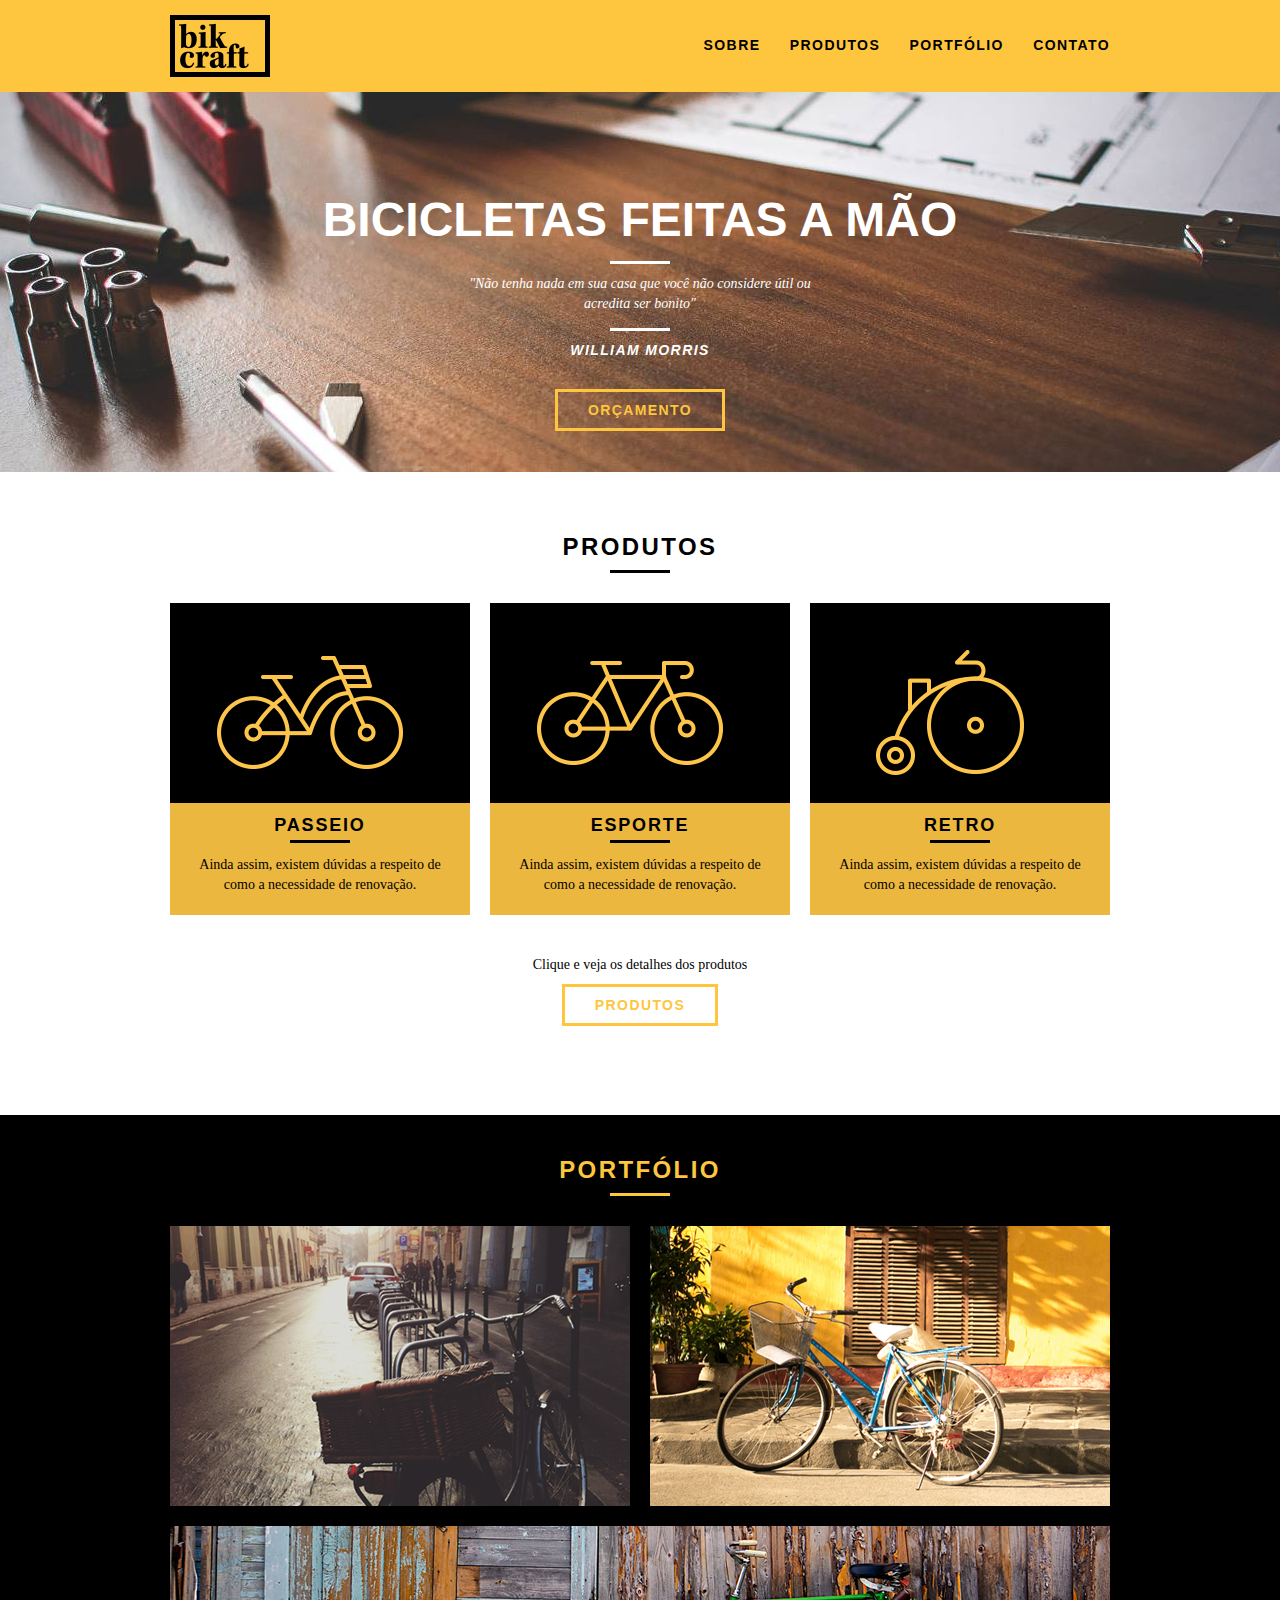
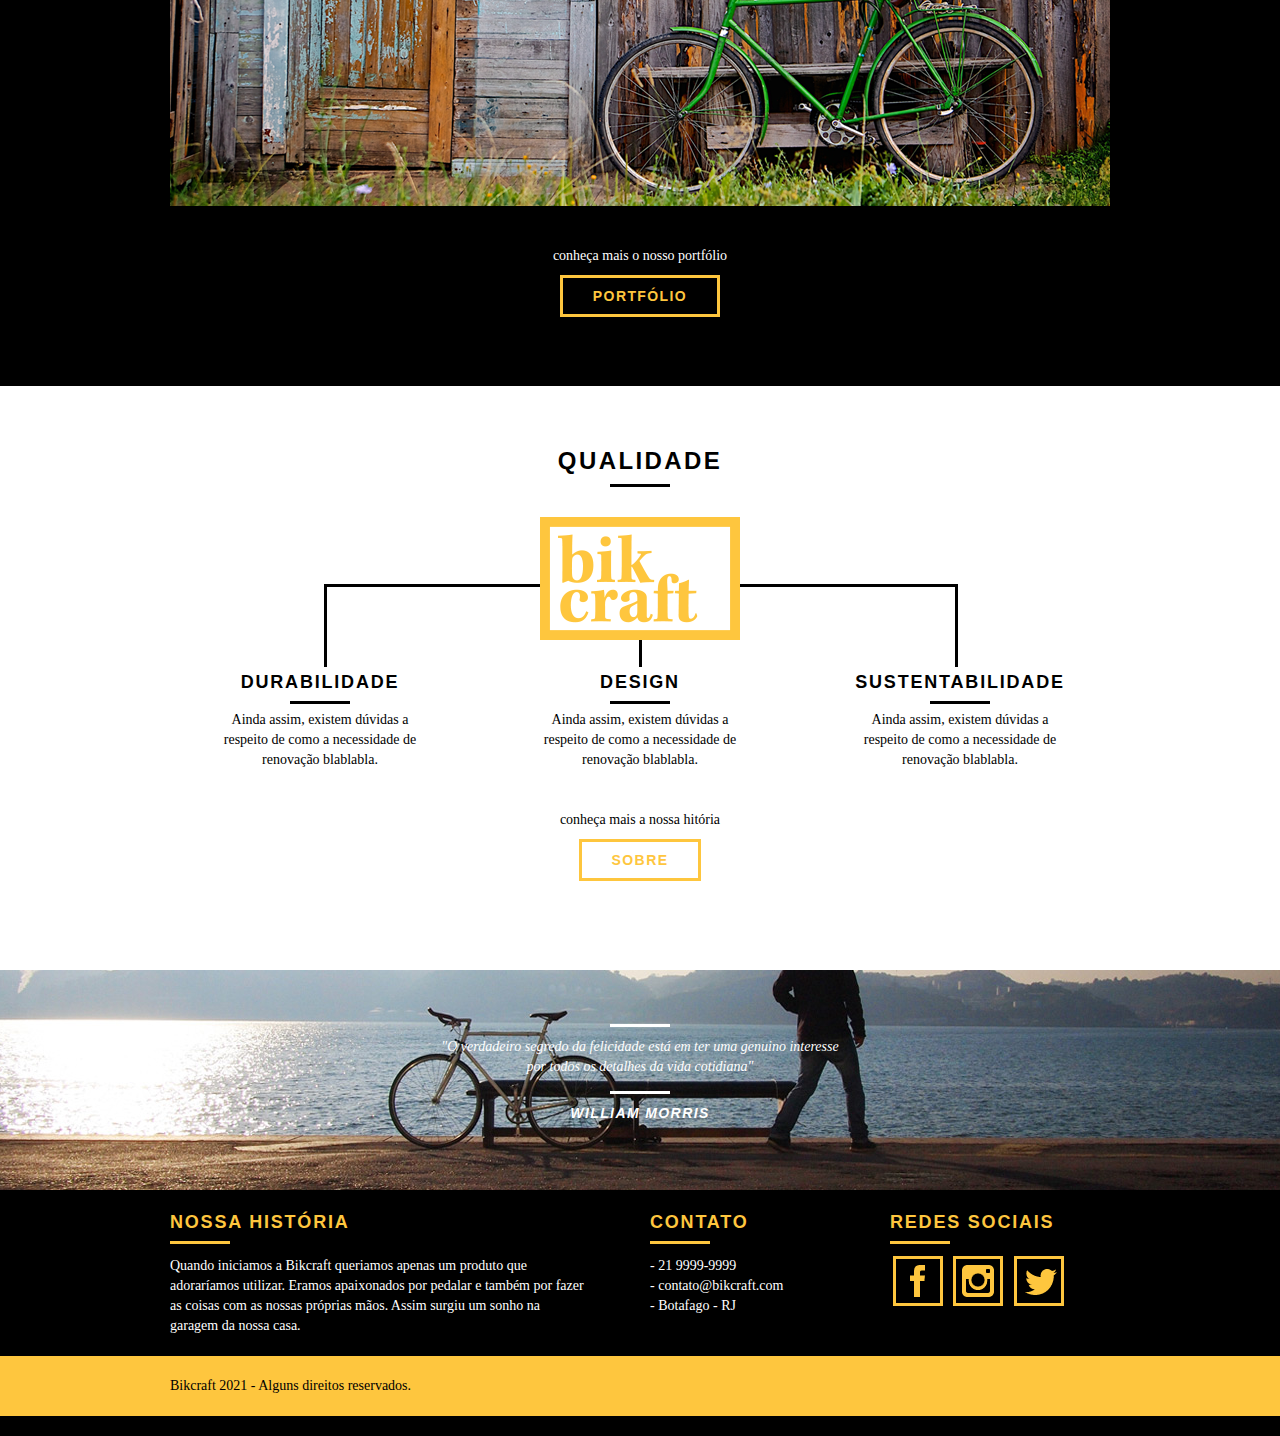
<file: index.html>
<!DOCTYPE html>
<html lang="pt-br">
<head>
	<meta charset="utf-8">	
	<!--Title Até 70 caracteres-->
	<title>Bikcraft - Bicicletas Personalizadas só aqui em Fortaleza-Cé</title>
	<!--Description Até 140 caracteres-->
	<meta name="description" content="Compre a sua bicicleta personalizada na BikCraft. Possuímos modelos Passeio, Retrô e Esporte.">

	<meta property="og:type" content="website"/>
	<meta property="og:title" content="Bicicletas Personalizadas só aqui em Fortaleza-Cé"/>
	<meta property="og:description" content="Compre a sua bicicleta personalizada na BikCraft. Possuímos modelos Passeio, Retrô e Esporte."/>
	<meta property="og:url" content="website"/>
	<meta property="og:image" content="website"/>

	<meta name="viewport" content="width=device-width, initial-scale=1">

	<link rel="shortcut icon" href="favicon.ico">
	
	<link rel="stylesheet" href="css/style.css">
	
</head>
<body>
		<!-- Header -->
	<header class="header">
		<div class="container">
			<a href="index.html" class="grid-4">
				<img src="./img/logo.png" alt="Bikecraft">
			</a>
			<nav class="grid-12 header_menu">
				<ul>
					<li><a href="sobre.html">Sobre</a></li>
					<li><a href="produtos.html">Produtos</a></li>
					<li><a href="portfolio.html">Portfólio</a></li>
					<li><a href="contato.html">Contato</a></li>					
				</ul>
			</nav>
		</div>
	</header>
		<!-- Fim do Header -->

		<!-- Section "Introdução" -->
	<section class="introducao">
		<div class="container">
			<h1>Bicicletas Feitas a Mão</h1>
			<blockquote class="quote-externo">
				<p>"Não tenha nada em sua casa que você não considere útil ou acredita ser bonito"</p>
				<cite>WILLIAM MORRIS</cite>
			</blockquote>
				<a href="produtos.html" class="btn">Orçamento</a>
		</div>
	</section>
		<!-- Final da Section "Introdução" -->


		<!-- Section "Produtos" -->
	<section class=" produtos container">
		<h2 class="subtitulo">Produtos</h2>
		<ul class="produtos_lista">
			<!--Produtos "Passeio"-->
			<li class="grid-1-3">
				<div class="produtos_icone">
					<img src="img/produtos/passeio.png" alt="Bikcraft Passeio">
				</div>
				<h3>Passeio</h3>
				<p>Ainda assim, existem dúvidas a respeito de como a necessidade de renovação.</p>
			</li>
			<!--Final de Produtos "Passeio"-->

			<!--Produtos "Esporte"-->
			<li class="grid-1-3">
				<div class="produtos_icone">
					<img src="img/produtos/esporte.png" alt="Bikcraft Esporte">
				</div>
				<h3>Esporte</h3>
				<p>Ainda assim, existem dúvidas a respeito de como a necessidade de renovação.</p>
			</li>
			<!--Final dos Produtos "Esporte"-->

			<!--Produtos "Retro"-->
			<li class="grid-1-3">
				<div class="produtos_icone">
					<img src="img/produtos/retro.png" alt="Bikcraft Retro">
				</div>
				<h3>Retro</h3>
				<p>Ainda assim, existem dúvidas a respeito de como a necessidade de renovação.</p>
			</li>
			<!-- Final do "Retro" -->
		</ul>

		<div class="call">
			<p>Clique e veja os detalhes dos produtos</p>
			<a href="produtos.html" class="btn btn-preto">Produtos</a>
		</div>
	</section>
		<!-- Fim da Section "Produtos" -->


		<!-- Section "Portfólio" -->
	<section class="portfolio">
		<div class="container">
			<h2 class="subtitulo">Portfólio</h2>
			<ul class="portfolio_lista">
				<li class="grid-8"><img src="img/portfolio/Retro.png"   alt="Bicicleta Retro"></li>
				<li class="grid-8"><img src="img/portfolio/Passeio.png" alt="Bicicleta Passeio"></li>
				<li class="grid-16"><img src="img/portfolio/Esporte.png" alt="Bicicleta Esporte"></li>
			</ul>

			<div class="call">
				<p>conheça mais o nosso portfólio</p>
				<a href="portfolio.html" class="btn">Portfólio</a>
			</div>
		</div>
	</section>
		<!-- Fim da Section "Portfólio" -->	


		<!-- Section "Qualidade" -->	
	<section class="qualidade container">
		<h2 class="subtitulo">Qualidade</h2>
		<img src="img/qualidade/logo-qualidade.png" alt="Bikecraft Logo-qualidade">

		<ul class="qualidade_lista">
			<li class="grid-1-3">
				<h3>Durabilidade</h3>
				<p> Ainda assim, existem dúvidas a respeito de como a necessidade de renovação blablabla.</p>
			</li>
			<li class="grid-1-3">
				<h3>Design</h3>
				<p> Ainda assim, existem dúvidas a respeito de como a necessidade de renovação blablabla.</p>
			</li>
			<li class="grid-1-3">
				<h3>Sustentabilidade</h3>
				<p> Ainda assim, existem dúvidas a respeito de como a necessidade de renovação blablabla.</p>
			</li>
		</ul>

			<div class="call">
				<p>conheça mais a nossa hitória</p>
				<a href="sobre.html" class="btn btn-preto">Sobre</a>
			</div>

	</section>
		<!-- Fim da Section "Qualidade" -->	


		<!-- Section "Quebra" -->
	<div class="quebra">
		<blockquote class="quote-externo container">
			<p>
				"O verdadeiro segredo da felicidade está em ter uma genuino interesse por todos os detalhes da vida cotidiana"
			</p>
			<cite>WILLIAM MORRIS</cite>
		</blockquote>
	</div>	
		<!-- Fim da Section "Quebra" -->


		<!-- Footer -->
	<footer>
		<div class="footer">
			<div class="container">
				<div class="grid-8 footer_historia">
					<h3>Nossa História</h3>
					<p>Quando iniciamos a Bikcraft queriamos apenas um produto que adoraríamos utilizar. Eramos apaixonados por pedalar e também por fazer as coisas com as nossas próprias mãos. Assim surgiu um sonho na garagem da nossa casa.</p>	
				</div>

				<div class="grid-4 footer_contato">
					<h3>Contato</h3>
					<ul>
						<li>- 21 9999-9999</li>
						<li>- contato@bikcraft.com</li>
						<li>- Botafago - RJ</li>
					</ul>
				</div>

				<div class="grid-4 footer_redes">
					<h3>Redes Sociais</h3>
					<ul>
						<li>
							<a href="http://facebook.com" target="_blank"><img src="img/redes-sociais/facebook.png" alt="Facebook"></a></li>
						<li>
							<a href="http://instagram.com" target="_blank"><img src="img/redes-sociais/instagram.png" alt="Instagram"></a></li>

						<li>
							<a href="http://twitter.com" target="_blank"><img src="img/redes-sociais/twitter.png" alt="Twitter"></a></li>			
					</ul>
				</div>				
			</div>

				<div class="copy">
					<div class="container">
						<p class="grid-16">Bikcraft 2021 - Alguns direitos reservados.</p>
					</div>
				</div>
		</div>
	</footer>
	<!-- Fim do Footer -->	
	
</body>
</html>
</file>
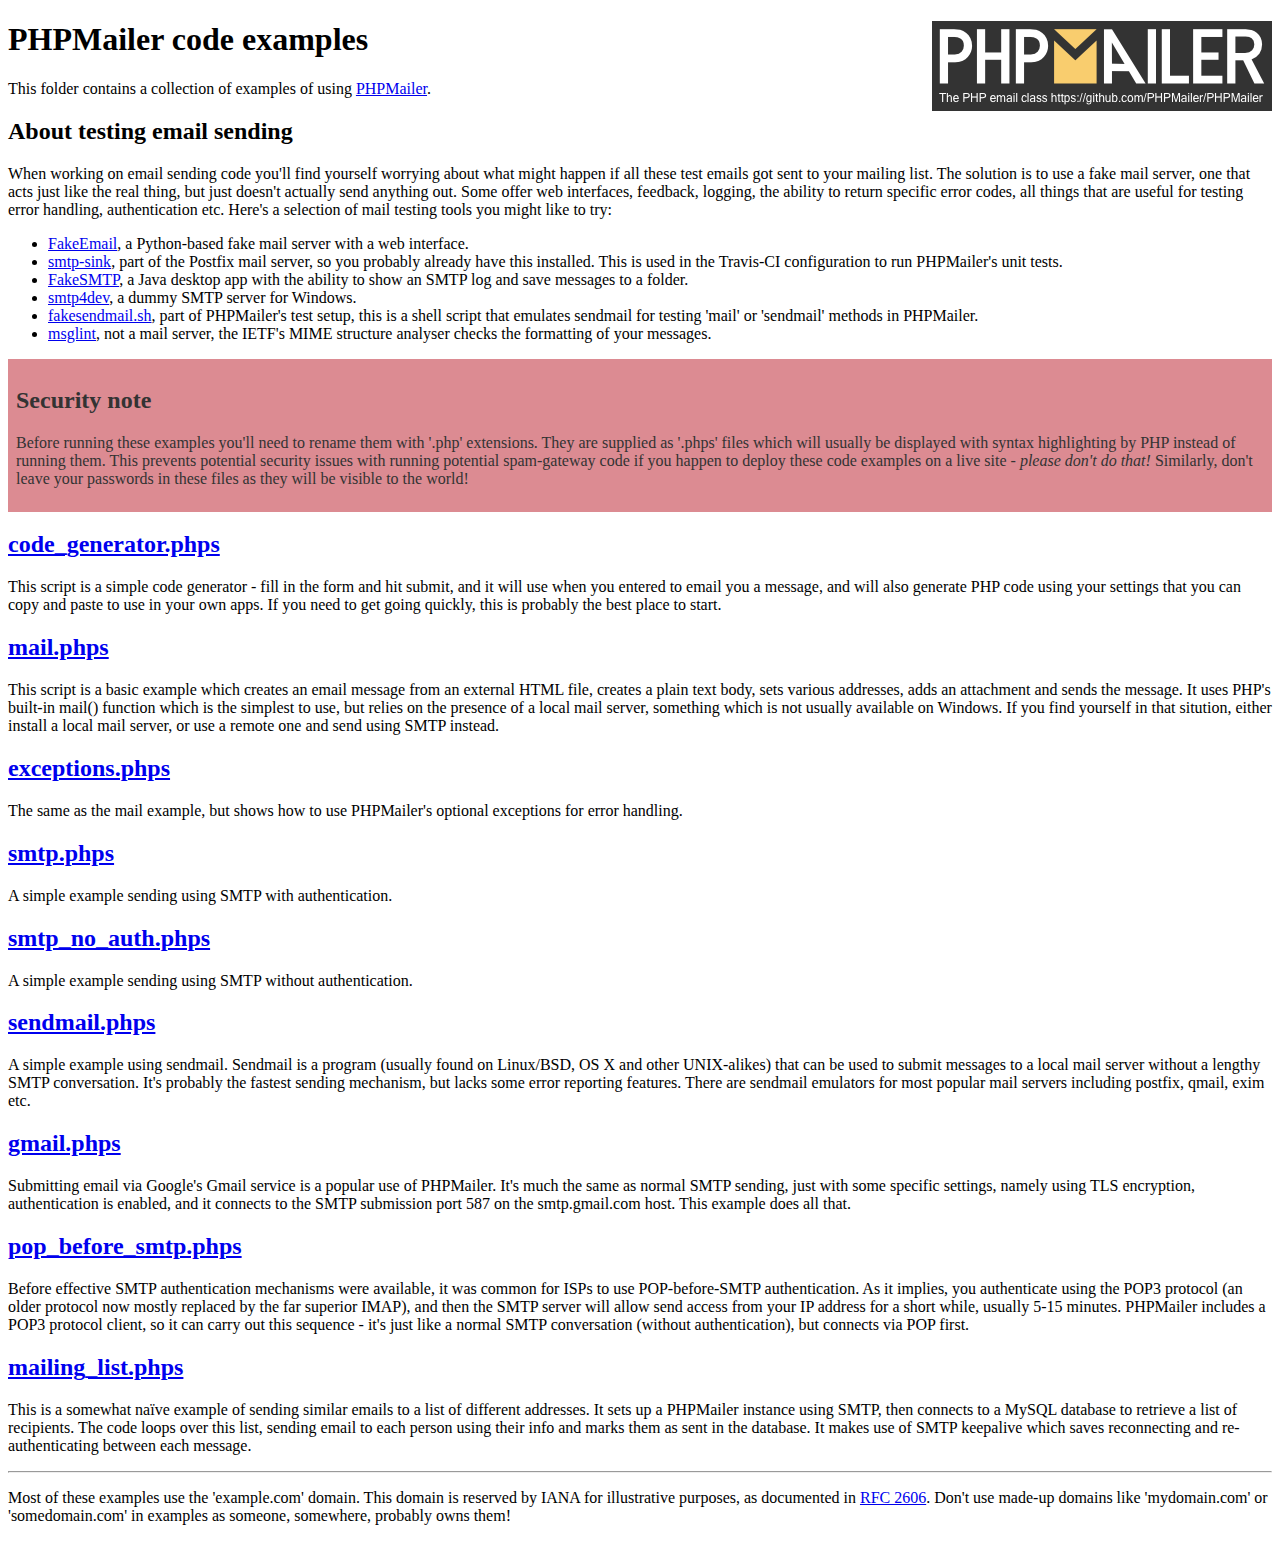
<file: PHPMailer/examples/index.html>
<!DOCTYPE html>
<html>
<head>
	<meta charset="UTF-8">
	<title>PHPMailer Examples</title>
</head>
<body>
<h1>PHPMailer code examples<a href="https://github.com/PHPMailer/PHPMailer"><img src="images/phpmailer.png" style="float:right; border:0;" alt="PHPMailer logo"></a></h1>
<p>This folder contains a collection of examples of using <a href="https://github.com/PHPMailer/PHPMailer">PHPMailer</a>.</p>
<h2>About testing email sending</h2>
<p>When working on email sending code you'll find yourself worrying about what might happen if all these test emails got sent to your mailing list. The solution is to use a fake mail server, one that acts just like the real thing, but just doesn't actually send anything out. Some offer web interfaces, feedback, logging, the ability to return specific error codes, all things that are useful for testing error handling, authentication etc. Here's a selection of mail testing tools you might like to try:</p>
<ul>
  <li><a href="https://github.com/isotoma/FakeEmail">FakeEmail</a>, a Python-based fake mail server with a web interface.</li>
  <li><a href="http://www.postfix.org/smtp-sink.1.html">smtp-sink</a>, part of the Postfix mail server, so you probably already have this installed. This is used in the Travis-CI configuration to run PHPMailer's unit tests.</li>
  <li><a href="https://github.com/Nilhcem/FakeSMTP">FakeSMTP</a>, a Java desktop app with the ability to show an SMTP log and save messages to a folder.</li>
  <li><a href="http://smtp4dev.codeplex.com">smtp4dev</a>, a dummy SMTP server for Windows.</li>
  <li><a href="https://github.com/PHPMailer/PHPMailer/blob/master/test/fakesendmail.sh">fakesendmail.sh</a>, part of PHPMailer's test setup, this is a shell script that emulates sendmail for testing 'mail' or 'sendmail' methods in PHPMailer.</li>
  <li><a href="http://tools.ietf.org/tools/msglint/">msglint</a>, not a mail server, the IETF's MIME structure analyser checks the formatting of your messages.</li>
</ul>
<div style="padding: 8px; color: #333333; background-color: #dc8b92">
<h2>Security note</h2>
<p>Before running these examples you'll need to rename them with '.php' extensions. They are supplied as '.phps' files which will usually be displayed with syntax highlighting by PHP instead of running them. This prevents potential security issues with running potential spam-gateway code if you happen to deploy these code examples on a live site - <em>please don't do that!</em> Similarly, don't leave your passwords in these files as they will be visible to the world!</p>
</div>
<h2><a href="code_generator.phps">code_generator.phps</a></h2>
<p>This script is a simple code generator - fill in the form and hit submit, and it will use when you entered to email you a message, and will also generate PHP code using your settings that you can copy and paste to use in your own apps. If you need to get going quickly, this is probably the best place to start.</p>
<h2><a href="mail.phps">mail.phps</a></h2>
<p>This script is a basic example which creates an email message from an external HTML file, creates a plain text body, sets various addresses, adds an attachment and sends the message. It uses PHP's built-in mail() function which is the simplest to use, but relies on the presence of a local mail server, something which is not usually available on Windows. If you find yourself in that sitution, either install a local mail server, or use a remote one and send using SMTP instead.</p>
<h2><a href="exceptions.phps">exceptions.phps</a></h2>
<p>The same as the mail example, but shows how to use PHPMailer's optional exceptions for error handling.</p>
<h2><a href="smtp.phps">smtp.phps</a></h2>
<p>A simple example sending using SMTP with authentication.</p>
<h2><a href="smtp_no_auth.phps">smtp_no_auth.phps</a></h2>
<p>A simple example sending using SMTP without authentication.</p>
<h2><a href="sendmail.phps">sendmail.phps</a></h2>
<p>A simple example using sendmail. Sendmail is a program (usually found on Linux/BSD, OS X and other UNIX-alikes) that can be used to submit messages to a local mail server without a lengthy SMTP conversation. It's probably the fastest sending mechanism, but lacks some error reporting features. There are sendmail emulators for most popular mail servers including postfix, qmail, exim etc.</p>
<h2><a href="gmail.phps">gmail.phps</a></h2>
<p>Submitting email via Google's Gmail service is a popular use of PHPMailer. It's much the same as normal SMTP sending, just with some specific settings, namely using TLS encryption, authentication is enabled, and it connects to the SMTP submission port 587 on the smtp.gmail.com host. This example does all that.</p>
<h2><a href="pop_before_smtp.phps">pop_before_smtp.phps</a></h2>
<p>Before effective SMTP authentication mechanisms were available, it was common for ISPs to use POP-before-SMTP authentication. As it implies, you authenticate using the POP3 protocol (an older protocol now mostly replaced by the far superior IMAP), and then the SMTP server will allow send access from your IP address for a short while, usually 5-15 minutes. PHPMailer includes a POP3 protocol client, so it can carry out this sequence - it's just like a normal SMTP conversation (without authentication), but connects via POP first.</p>
<h2><a href="mailing_list.phps">mailing_list.phps</a></h2>
<p>This is a somewhat naïve example of sending similar emails to a list of different addresses. It sets up a PHPMailer instance using SMTP, then connects to a MySQL database to retrieve a list of recipients. The code loops over this list, sending email to each person using their info and marks them as sent in the database. It makes use of SMTP keepalive which saves reconnecting and re-authenticating between each message.</p>
<hr>
<p>Most of these examples use the 'example.com' domain. This domain is reserved by IANA for illustrative purposes, as documented in <a href="http://tools.ietf.org/html/rfc2606">RFC 2606</a>. Don't use made-up domains like 'mydomain.com' or 'somedomain.com' in examples as someone, somewhere, probably owns them!</p>
</body>
</html>
</file>
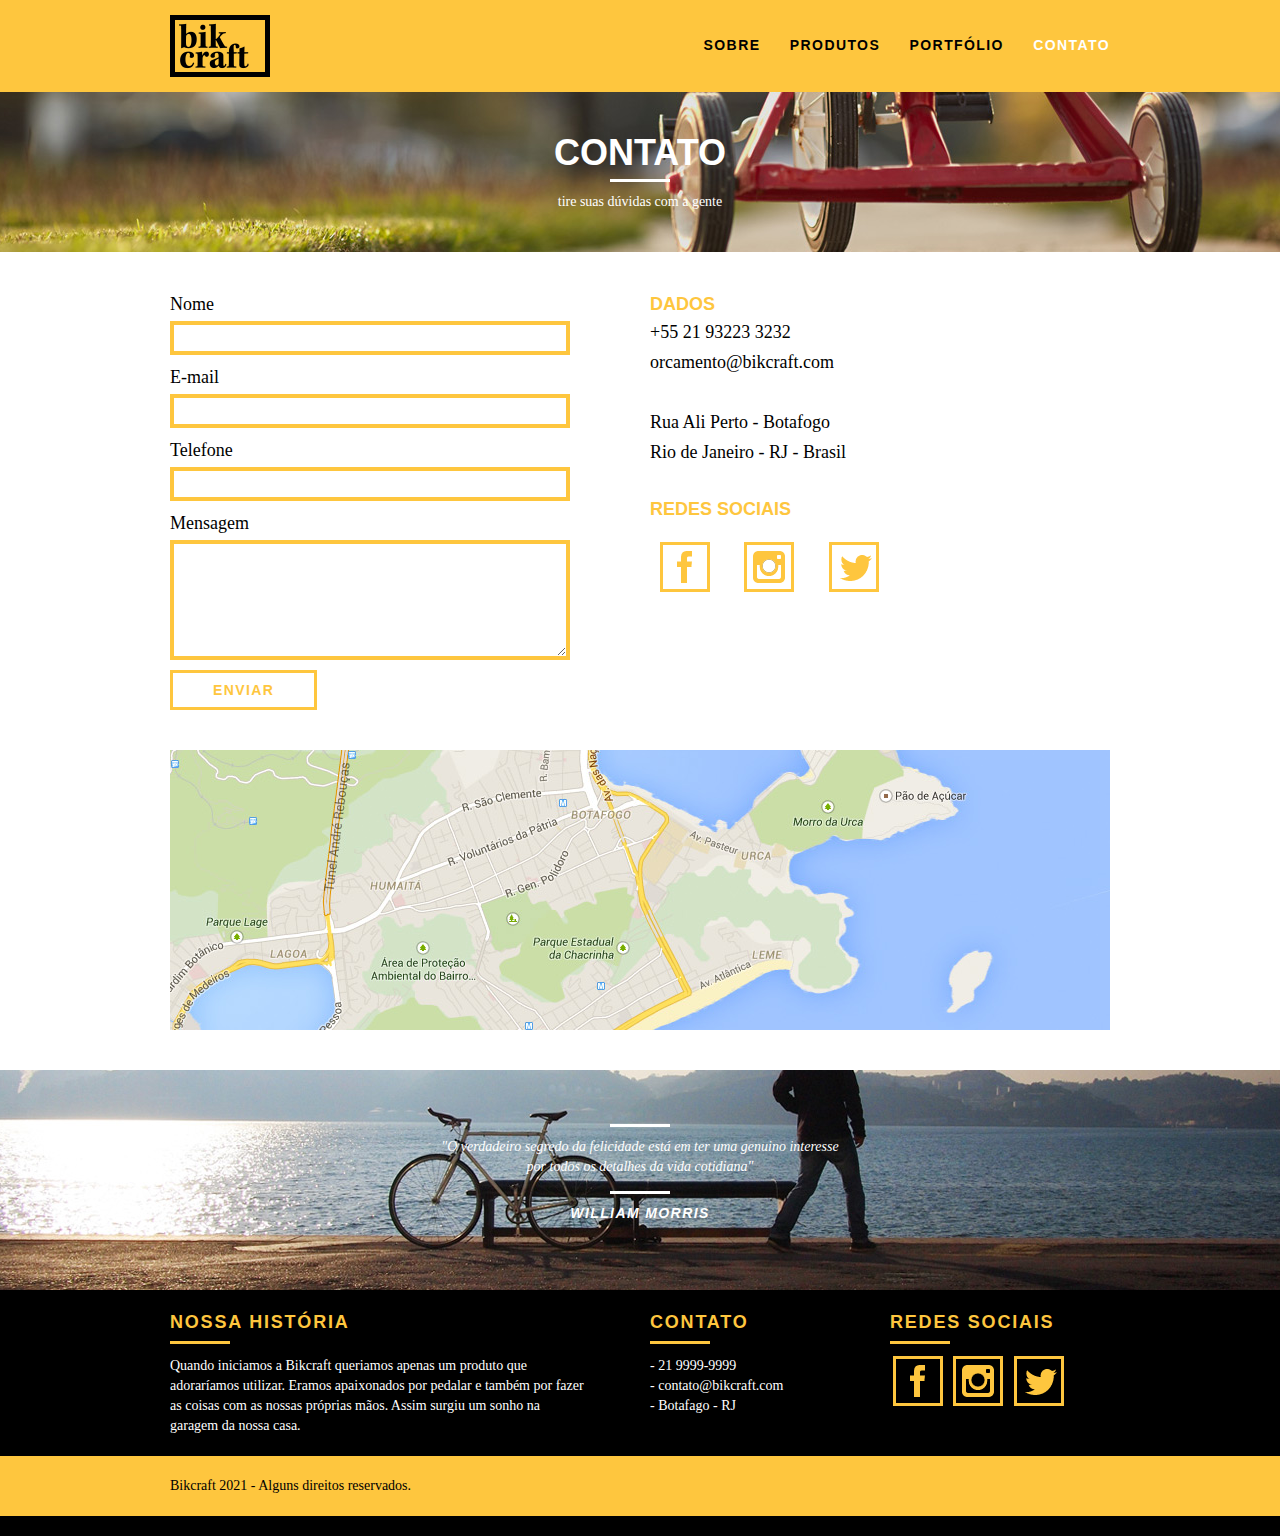
<file: contato.html>
<!DOCTYPE html>
<html lang="pt-br">
	<head>
		<meta charset="utf-8">
		<title>Bikcraft - Contato - +55 21 93223 3232</title>
		<meta name="description" content="Compre a sua bicicleta personalizada na BikCraft. Possuímos modelos Passeio, Retrô e Esporte.">

		<meta property="og:type" content="website"/>
		<meta property="og:title" content="Bikcraft - Contato - +55 21 93223 3232"/>
		<meta property="og:description" content="Compre a sua bicicleta personalizada na BikCraft. Possuímos modelos Passeio, Retrô e Esporte."/>
		<meta property="og:url" content="https://polegada.github.io/BikCraft-Projeto/contato.html"/>
		<meta property="og:image" content="website"/>

		<meta name="viewport" content="width=device-width, initial-scale=1">

		<link rel="shortcut icon" href="favicon.ico">
		
		<link rel="stylesheet" href="css/style.css">
	</head>
	<body>
			<!-- Header -->
		<header class="header">
			<div class="container">
				<a href="index.html" class="grid-4">
					<img src="./img/logo.png" alt="Bikecraft">
				</a>
				<nav class="grid-12 header_menu">
					<ul>

						<li><a href="sobre.html">Sobre</a></li>
						<li><a href="produtos.html">Produtos</a></li>
						<li><a href="portfolio.html">Portfólio</a></li>
						<li><a href="contato.html" class="menu_ativo">Contato</a></li>					
					</ul>
				</nav>
			</div>
		</header>
			<!-- Fim do Header -->


			<!-- Section "Introdução" -->
		<section class="introducao-interna interna_contato">
			<div class="container">
				<h1>Contato</h1>
				<p>tire suas dúvidas com a gente</p>
			</div>
		</section>
			<!-- Final da Section "Introdução" -->


			<section class="contato container">
				<form action="enviar.php" method="post" name="form" class="formphp contato_form grid-8">
					<label for="nome">Nome</label>
					<input id="nome" name="nome" type="text">
					<label for="email">E-mail</label>
					<input id="email" name="email" type="text">
					<label for="telefone">Telefone</label>
					<input id="telefone" name="telefone" type="text">

					<label class="nao-aparece">Se você não é um robô, deixe em branco.</label>
					<input type="text" class="nao-aparece" name="leaveblank">
					<label class="nao-aparece">Se você não é um robô, não mude este campo.</label>
					<input type="text" class="nao-aparece" name="dontchange" value="http://" >

					<label for="mensagem">Mensagem</label>
					<textarea name="mensagem" id="mensagem"></textarea>

					<button id="enviar" name="enviar" type="submit" class="btn btn-preto">Enviar</button>
				</form>
					<div class="contato_dados grid-8">
						<h3>Dados</h3>
						<span>+55 21 93223 3232</span>
						<span>orcamento@bikcraft.com</span>
						<span>Rua Ali Perto - Botafogo</span>
						<span>Rio de Janeiro - RJ - Brasil</span>
						<h3>Redes Sociais</h3>
						<ul>
							<li><a href="http://facebook.com" target="_blank"><img src="./img/redes-sociais/facebook.png" alt="Facebook"></a></li>
							<li><a href="http://instagram.com" target="_blank"><img src="./img/redes-sociais/instagram.png" alt="Instagram"></a></li>
							<li><a href="http://twitter.com" target="_blank"><img src="./img/redes-sociais/twitter.png" alt="Twitter"></a></li>			
						</ul>
					</div>				
			</section>


			<!--Mapa Contato-->
			<div class="container contato_mapa">
				<a href="https://www.google.com.br/maps" class="grid-16" target="_blank"><img src="img/endereco-bikcraft.jpg" alt="Endereço BikCraft"></a>
			</div>
			<!--Fim de Mapa Contato-->


			
			<!-- Section "Quebra" -->
		<div class="quebra">
		<blockquote class="quote-externo container">
			<p>
				"O verdadeiro segredo da felicidade está em ter uma genuino interesse por todos os detalhes da vida cotidiana"
			</p>
			<cite>WILLIAM MORRIS</cite>
		</blockquote>
	</div>		
			<!-- Fim da Section "Quebra" -->


			<!-- Footer -->
		<footer>
			<div class="footer">
				<div class="container">
					<div class="grid-8 footer_historia">
						<h3>Nossa História</h3>
						<p>
							Quando iniciamos a Bikcraft queriamos apenas um produto que adoraríamos utilizar. Eramos apaixonados por pedalar e também por fazer as coisas com as nossas próprias mãos. Assim surgiu um sonho na garagem da nossa casa.
						</p>	
					</div>

					<div class="grid-4 footer_contato">
						<h3>Contato</h3>
						<ul>
							<li>- 21 9999-9999</li>
							<li>- contato@bikcraft.com</li>
							<li>- Botafago - RJ</li>
						</ul>
					</div>

					<div class="grid-4 footer_redes">
						<h3>Redes Sociais</h3>
						<ul>
							<li><a href="http://facebook.com" target="_blank"><img src="img/redes-sociais/facebook.png" alt="Facebook"></a></li>

							<li><a href="http://instagram.com" target="_blank"><img src="img/redes-sociais/instagram.png" alt="Instagram"></a></li>

							<li><a href="http://twitter.com" target="_blank"><img src="img/redes-sociais/twitter.png" alt="Twitter"></a></li>			
						</ul>
					</div>				
				</div>

					<div class="copy">
						<div class="container">
							<p class="grid-16">Bikcraft 2021 - Alguns direitos reservados.</p>
						</div>
					</div>
			</div>
		</footer>
		<!-- Fim do Footer -->
		
</body>
</html>
</file>
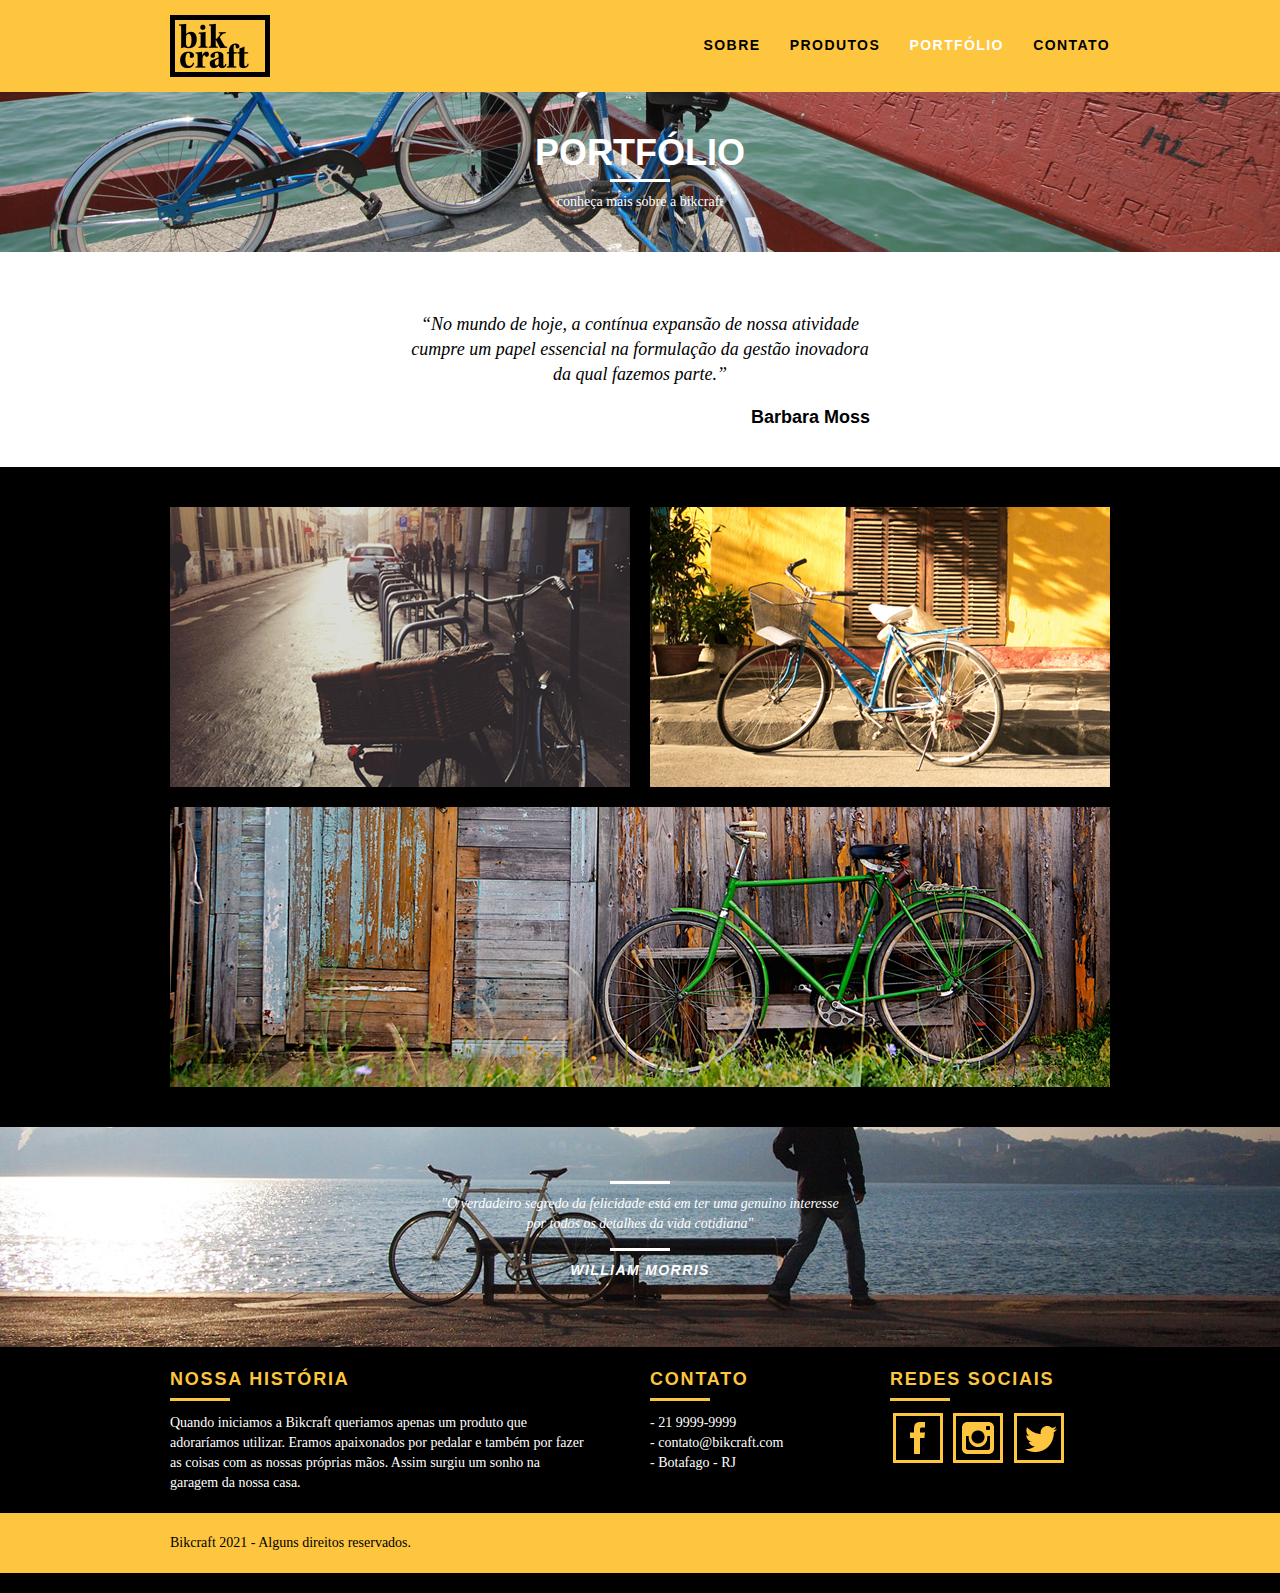
<file: portfolio.html>
<!DOCTYPE html>
<html lang="pt-br">
<head>
	<meta charset="utf-8">
	<title>Portfólio - Conheça o Portfólio de clientes.</title>
	<meta name="description" content="Compre a sua bicicleta personalizada na BikCraft. Possuímos modelos Passeio, Retrô e Esporte.">

	<meta property="og:type" content="website"/>
	<meta property="og:title" content="Portfólio - Conheça o Portfólio de clientes."/>
	<meta property="og:description" content="Compre a sua bicicleta personalizada na BikCraft. Possuímos modelos Passeio, Retrô e Esporte."/>
	<meta property="og:url" content="https://polegada.github.io/BikCraft-Projeto/portfolio.html"/>
	<meta property="og:image" content="website"/>

	<meta name="viewport" content="width=device-width, initial-scale=1">

	<link rel="shortcut icon" href="favicon.ico">
	
	<link rel="stylesheet" href="css/style.css">

</head>
<body>
		<!-- Header -->
	<header class="header">
		<div class="container">
			<a href="index.html" class="grid-4">
				<img src="./img/logo.png" alt="Bikecraft">
			</a>
			<nav class="grid-12 header_menu">
				<ul>

					<li><a href="sobre.html" >Sobre</a></li>
					<li><a href="produtos.html">Produtos</a></li>
					<li><a href="portfolio.html" class="menu_ativo">Portfólio</a></li>
					<li><a href="contato.html">Contato</a></li>					
				</ul>
			</nav>
		</div>
	</header>
		<!-- Fim do Header -->


		<!-- Section "Introdução" -->
	<section class="introducao-interna interna_portfolio">
		<div class="container">
			<h1>Portfólio</h1>
			<p>conheça mais sobre a bikcraft</p>
		</div>
	</section>
		<!-- Final da Section "Introdução" --> 


		<!-- Quote Mensagem -->
		<section class="container">
			<ul class="rslides">
				<li>
					<blockquote class="quote_clientes">
						<p>
							“No mundo de hoje, a contínua expansão de nossa atividade cumpre um papel essencial na formulação da gestão inovadora da qual fazemos parte.”					
						</p>
						<cite>Barbara Moss</cite>
					</blockquote>
				</li>
			</ul>
		</section>
		<!-- Fim de Quote Mensagem -->	
		

	<section class="portfolio">
		<div class="container">
			<ul class="portfolio_lista">
				<li class="grid-8"><img src="img/portfolio/Retro.png"   alt="Bicicleta Retro"></li>
				<li class="grid-8"><img src="img/portfolio/Passeio.png" alt="Bicicleta Passeio"></li>
				<li class="grid-16"><img src="img/portfolio/Esporte.png" alt="Bicicleta Esporte"></li>
			</ul>			
		</div>
	</section>


		<!-- Section "Quebra" -->
	<div class="quebra">
		<blockquote class="quote-externo container">
			<p>
				"O verdadeiro segredo da felicidade está em ter uma genuino interesse por todos os detalhes da vida cotidiana"
			</p>
			<cite>WILLIAM MORRIS</cite>
		</blockquote>
	</div>	
		<!-- Fim da Section "Quebra" -->


		<!-- Footer -->
	<footer>
		<div class="footer">
			<div class="container">
				<div class="grid-8 footer_historia">
					<h3>Nossa História</h3>
					<p>
						Quando iniciamos a Bikcraft queriamos apenas um produto que adoraríamos utilizar. Eramos apaixonados por pedalar e também por fazer as coisas com as nossas próprias mãos. Assim surgiu um sonho na garagem da nossa casa.
					</p>	
				</div>

				<div class="grid-4 footer_contato">
					<h3>Contato</h3>
					<ul>
						<li>- 21 9999-9999</li>
						<li>- contato@bikcraft.com</li>
						<li>- Botafago - RJ</li>
					</ul>
				</div>

				<div class="grid-4 footer_redes">
					<h3>Redes Sociais</h3>
					<ul>
						<li>
							<a href="http://facebook.com" target="_blank"><img src="img/redes-sociais/facebook.png" alt="Facebook"></a></li>
						<li>
							<a href="http://instagram.com" target="_blank"><img src="img/redes-sociais/instagram.png" alt="Instagram"></a></li>

						<li>
							<a href="http://twitter.com" target="_blank"><img src="img/redes-sociais/twitter.png" alt="Twitter"></a></li>		
					</ul>
				</div>				
			</div>

				<div class="copy">
					<div class="container">
						<p class="grid-16">Bikcraft 2021 - Alguns direitos reservados.</p>
					</div>
				</div>
		</div>
	</footer>
	<!-- Fim do Footer -->


	
</body>
</html>
</file>
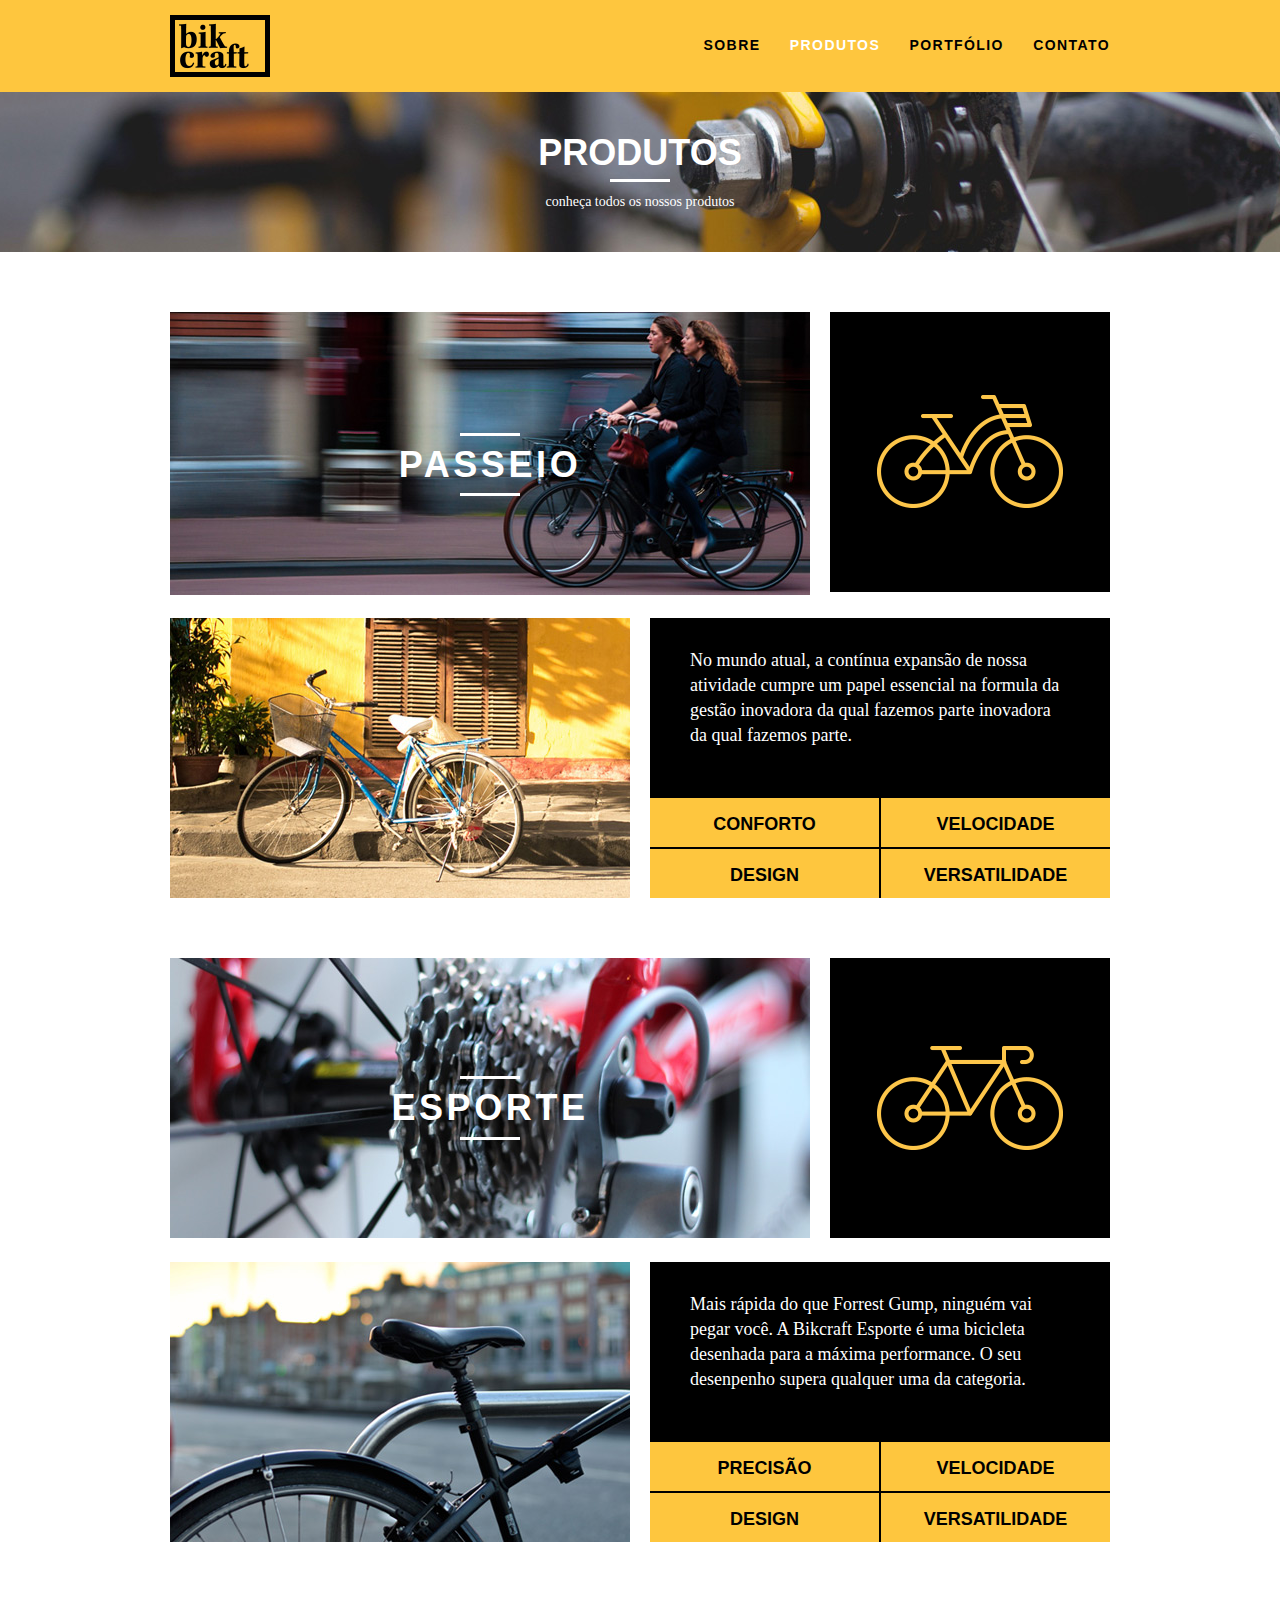
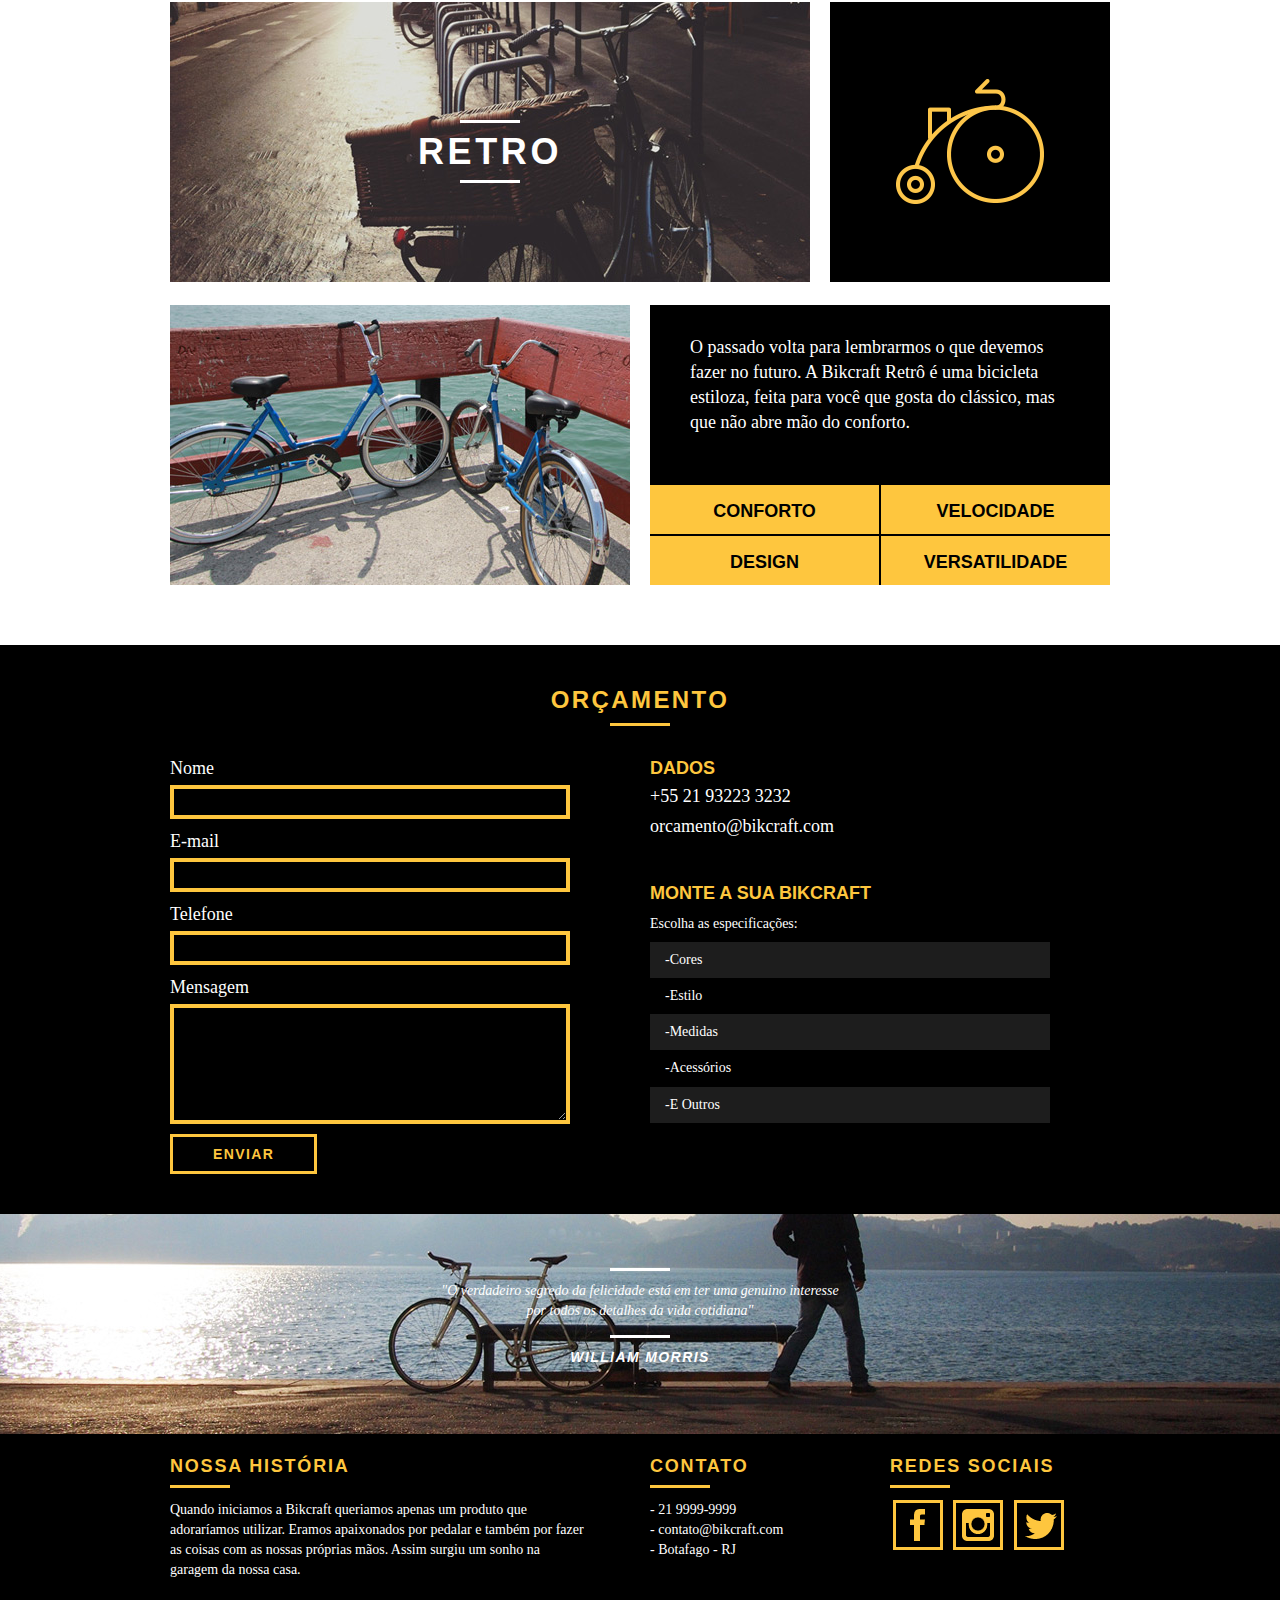
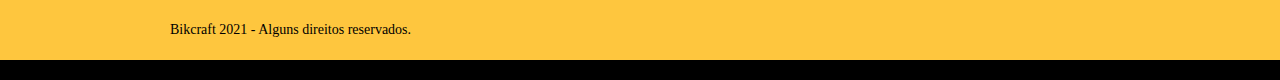
<file: produtos.html>
<!DOCTYPE html>
<html lang="pt-br">
	<head>
		<meta charset="utf-8">
		<title>Produtos - Conheça as linhas Passeio, Retrô e Esporte</title>
		<meta name="description" content="Compre a sua bicicleta personalizada na BikCraft. Possuímos modelos Passeio, Retrô e Esporte.">

		<meta property="og:type" content="website"/>
		<meta property="og:title" content="Produtos - Conheça as linhas Passeio, Retrô e Esporte"/>
		<meta property="og:description" content="Compre a sua bicicleta personalizada na BikCraft. Possuímos modelos Passeio, Retrô e Esporte."/>
		<meta property="og:url" content="https://polegada.github.io/BikCraft-Projeto/produtos.html"/>
		<meta property="og:image" content="website"/>

		<meta name="viewport" content="width=device-width, initial-scale=1">

		<link rel="shortcut icon" href="favicon.ico">
		
		<link rel="stylesheet" href="css/style.css">
	</head>
	<body>
			<!-- Header -->
		<header class="header">
			<div class="container">
				<a href="index.html" class="grid-4">
					<img src="./img/logo.png" alt="Bikecraft">
				</a>
				<nav class="grid-12 header_menu">
					<ul>

						<li><a href="sobre.html">Sobre</a></li>
						<li><a href="produtos.html" class="menu_ativo">Produtos</a></li>
						<li><a href="portfolio.html">Portfólio</a></li>
						<li><a href="contato.html">Contato</a></li>					
					</ul>
				</nav>
			</div>
		</header>
			<!-- Fim do Header -->


			<!-- Section "Introdução" -->
		<section class="introducao-interna interna_produtos">
			<div class="container">
				<h1>Produtos</h1>
				<p>conheça todos os nossos produtos</p>
			</div>
		</section>
			<!-- Final da Section "Introdução" -->


			<!-- Produtos Passeio -->
			<section class="container produto_item">

				<div class="grid-11">
					<img src="img/produtos/bikcraft-passeio.jpg" alt="bikecraft-passeio">
					<h2>Passeio</h2>
				</div>

				<div class="grid-5 produto_icone">
					<img src="img/produtos/passeio.png" alt="Passeio.png">
				</div>

				<div class="grid-8">
					<img src="img/produtos/passeio.jpg" alt="Passeio.jpg">
				</div>

				<div class="grid-8 produto_info">
					<p>
						No mundo atual, a contínua expansão de nossa atividade cumpre um papel essencial na formula da gestão inovadora da qual fazemos parte inovadora da qual fazemos parte.
					</p>
					<ul>
						<li>Conforto</li>
						<li>Velocidade</li>
						<li>Design</li>
						<li>Versatilidade</li>
					</ul>
				</div>
			</section>
			<!-- Fim de Produtos Passeio -->


			<!-- Produtos Esporte -->
			<section class="container produto_item">

				<div class="grid-11">
					<img src="img/produtos/bikcraft-esporte-1.jpg" alt="bikecraft-esporte">
					<h2>Esporte</h2>
				</div>

				<div class="grid-5 produto_icone">
					<img src="img/produtos/esporte.png" alt="Esporte">
				</div>

				<div class="grid-8">
					<img src="img/produtos/bikcraft-esporte-2.jpg" alt="Esporte-2">
				</div>

				<div class="grid-8 produto_info">
					<p>
						Mais rápida do que Forrest Gump, ninguém vai pegar você. A Bikcraft Esporte é uma bicicleta desenhada para a máxima performance. O seu desenpenho supera qualquer uma da categoria.
					</p>
					<ul>
						<li>Precisão</li>
						<li>Velocidade</li>
						<li>Design</li>
						<li>Versatilidade</li>
					</ul>
				</div>
			</section>
			<!-- Fim de Produtos Esporte -->


			<!-- Produtos Retro -->
			<section class="container produto_item">

				<div class="grid-11">
					<img src="img/produtos/bikcraft-retro-1.jpg" alt="bikecraft-passeio">
					<h2>Retro</h2>
				</div>

				<div class="grid-5 produto_icone">
					<img src="img/produtos/retro.png" alt="Retrô">
				</div>

				<div class="grid-8">
					<img src="img/produtos/bikcraft-retro-2.jpg" alt="Retrô-2">
				</div>

				<div class="grid-8 produto_info">
					<p>
						O passado volta para lembrarmos o que devemos fazer no futuro. A Bikcraft Retrô é uma bicicleta estiloza, feita para você que gosta do clássico, mas que não abre mão do conforto.
					</p>
					<ul>
						<li>Conforto</li>
						<li>Velocidade</li>
						<li>Design</li>
						<li>Versatilidade</li>
					</ul>
				</div>
			</section>
			<!-- Fim de Produtos Retro -->



			<!--Orçamento-->
			<section class="orcamento">
				<div class="container">
					<h2 class="subtitulo">Orçamento</h2>
					<form action="enviar.php" method="post" name="form" class="formphp form grid-8">
						<label for="nome">Nome</label>
						<input id="nome" name="nome" type="text">
						<label for="email">E-mail</label>
						<input id="email" name="email" type="text">
						<label for="telefone">Telefone</label>
						<input id="telefone" name="telefone" type="text">
					
						<label class="nao-aparece">Se você não é um robô, deixe em branco.</label>
						<input type="text" class="nao-aparece" name="leaveblank">
						<label class="nao-aparece">Se você não é um robô, não mude este campo.</label>
						<input type="text" class="nao-aparece" name="dontchange" value="http://" >
					
						<label for="mensagem">Mensagem</label>
						<textarea name="mensagem" id="mensagem"></textarea>
					
						<button id="enviar" name="enviar" type="submit" class="btn">Enviar</button>
					</form>

					<div class="orcamento_dados grid-8">
						<h3>Dados</h3>
						<span>+55 21 93223 3232</span>
						<span class="dados_email">orcamento@bikcraft.com</span>
						<h3>Monte a sua Bikcraft</h3>
						<p>Escolha as especificações:</p>
						<ul>
							<li>-Cores</li>
							<li>-Estilo</li>
							<li>-Medidas</li>
							<li>-Acessórios</li>
							<li>-E Outros</li>
						</ul>
					</div>
				</div>
			</section>
			<!--Fim do Orçamento-->



			<!-- Section "Quebra" -->
		<div class="quebra">
			<blockquote class="quote-externo container">
				<p>
					"O verdadeiro segredo da felicidade está em ter uma genuino interesse por todos os detalhes da vida cotidiana"
				</p>
				<cite>WILLIAM MORRIS</cite>
			</blockquote>
		</div>		
			<!-- Fim da Section "Quebra" -->


			<!-- Footer -->
		<footer>
			<div class="footer">
				<div class="container">
					<div class="grid-8 footer_historia">
						<h3>Nossa História</h3>
						<p>
							Quando iniciamos a Bikcraft queriamos apenas um produto que adoraríamos utilizar. Eramos apaixonados por pedalar e também por fazer as coisas com as nossas próprias mãos. Assim surgiu um sonho na garagem da nossa casa.
						</p>	
					</div>

					<div class="grid-4 footer_contato">
						<h3>Contato</h3>
						<ul>
							<li>- 21 9999-9999</li>
							<li>- contato@bikcraft.com</li>
							<li>- Botafago - RJ</li>
						</ul>
					</div>

					<div class="grid-4 footer_redes">
						<h3>Redes Sociais</h3>
						<ul>
							<li>
							<a href="http://facebook.com" target="_blank"><img src="img/redes-sociais/facebook.png" alt="Facebook"></a></li>
						<li>
							<a href="http://instagram.com" target="_blank"><img src="img/redes-sociais/instagram.png" alt="Instagram"></a></li>

						<li>
							<a href="http://twitter.com" target="_blank"><img src="img/redes-sociais/twitter.png" alt="Twitter"></a></li>		
						</ul>
					</div>				
				</div>

					<div class="copy">
						<div class="container">
							<p class="grid-16">Bikcraft 2021 - Alguns direitos reservados.</p>
						</div>
					</div>
			</div>
		</footer>
		<!-- Fim do Footer -->
		
	</body>
</html>
</file>
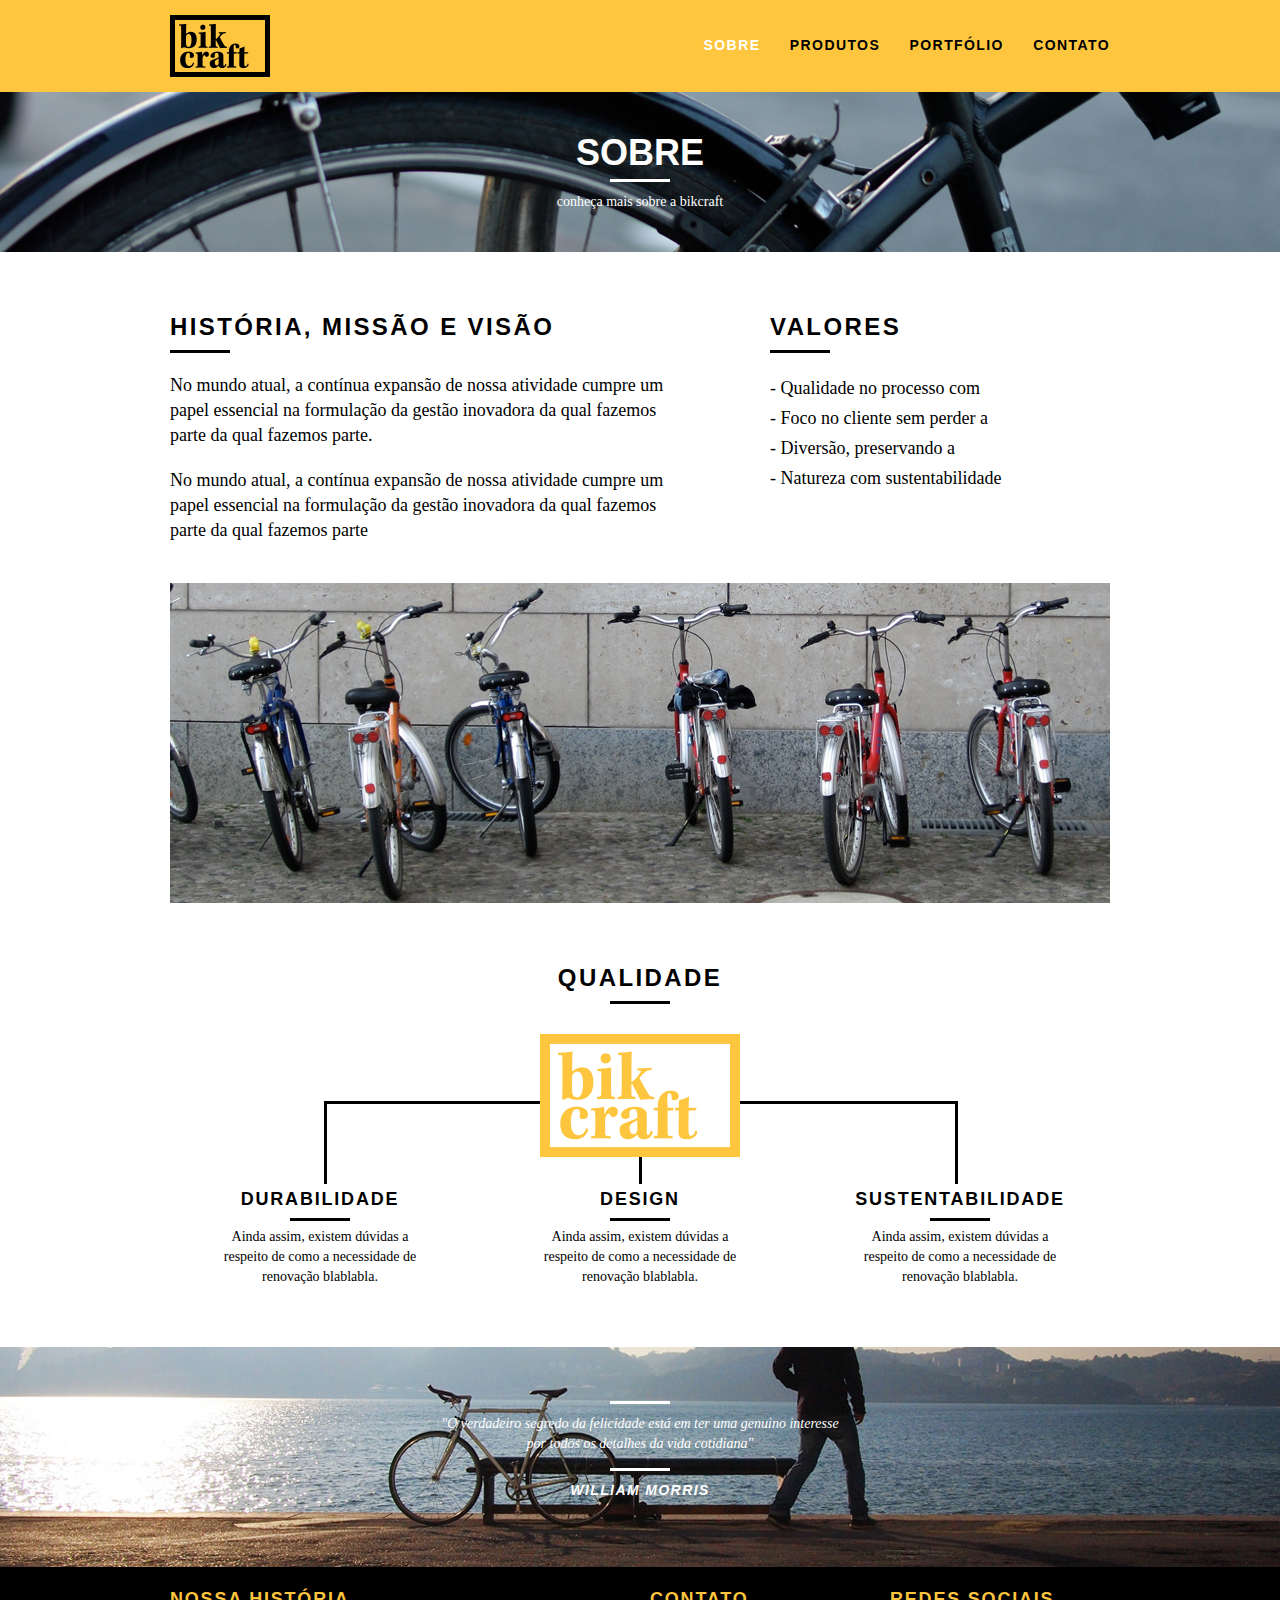
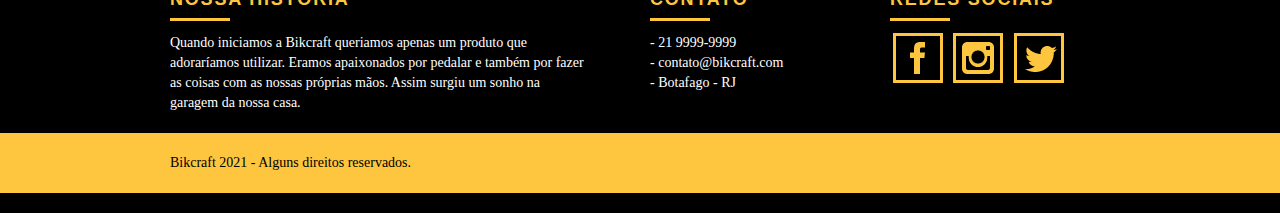
<file: sobre.html>
<!DOCTYPE html>
<html lang="pt-br">
<head>
	<meta charset="utf-8">
	<title>BikCraft - Saiba mais sobre a gente.</title>
	<meta name="description" content="Compre a sua bicicleta personalizada na BikCraft. Possuímos modelos Passeio, Retrô e Esporte.">

	<meta property="og:type" content="website"/>
	<meta property="og:title" content="BikCraft - Saiba mais sobre a gente."/>
	<meta property="og:description" content="Compre a sua bicicleta personalizada na BikCraft. Possuímos modelos Passeio, Retrô e Esporte."/>
	<meta property="og:url" content="https://polegada.github.io/BikCraft-Projeto/sobre.html"/>
	<meta property="og:image" content="website"/>

	<meta name="viewport" content="width=device-width, initial-scale=1">

	<link rel="shortcut icon" href="favicon.ico">
	
	<link rel="stylesheet" href="css/style.css">
</head>
<body>
		<!-- Header -->
	<header class="header">
		<div class="container">
			<a href="index.html" class="grid-4">
				<img src="./img/logo.png" alt="Bikecraft">
			</a>
			<nav class="grid-12 header_menu">
				<ul>

					<li><a href="sobre.html" class="menu_ativo">Sobre</a></li>
					<li><a href="produtos.html">Produtos</a></li>
					<li><a href="portfolio.html">Portfólio</a></li>
					<li><a href="contato.html">Contato</a></li>					
				</ul>
			</nav>
		</div>
	</header>
		<!-- Fim do Header -->


		<!-- Section "Introdução" -->
	<section class="introducao-interna interna_sobre">
		<div class="container">
			<h1>Sobre</h1>
			<p>conheça mais sobre a bikcraft</p>
		</div>
	</section>
		<!-- Final da Section "Introdução" -->

		<section class="missao_sobre container">
			<div class="grid-10">
				<h2 class="subtitulo-interno">História, Missão e visão</h2>
				<p>No mundo atual, a contínua expansão de nossa atividade cumpre um papel essencial na formulação da gestão inovadora da qual fazemos parte da qual fazemos parte.</p>
				<p>No mundo atual, a contínua expansão de nossa atividade cumpre um papel essencial na formulação da gestão inovadora da qual fazemos parte da qual fazemos parte</p>
			</div>

			<div class="grid-6">
				<h2 class="subtitulo-interno">Valores</h2>
				<ul>					
					<li>- Qualidade no processo com</li>
					<li>- Foco no cliente sem perder a</li>
					<li>- Diversão, preservando a</li>
					<li>- Natureza com sustentabilidade</li>				
				</ul>
			</div>

			<div class="grid-16 foto-equipe">
				<img src="img/equipe-bikecraft.png" alt="equipe-bikecraft">	
			</div>
		</section>

		<!-- Section "Qualidade" -->	
	<section class="qualidade container">
		<h2 class="subtitulo">Qualidade</h2>
		<img src="img/qualidade/logo-qualidade.png" alt="Bikecraft Logo-qualidade">

		<ul class="qualidade_lista">
			<li class="grid-1-3">
				<h3>Durabilidade</h3>
				<p> Ainda assim, existem dúvidas a respeito de como a necessidade de renovação blablabla.</p>
			</li>
			<li class="grid-1-3">
				<h3>Design</h3>
				<p> Ainda assim, existem dúvidas a respeito de como a necessidade de renovação blablabla.</p>
			</li>
			<li class="grid-1-3">
				<h3>Sustentabilidade</h3>
				<p> Ainda assim, existem dúvidas a respeito de como a necessidade de renovação blablabla.</p>
			</li>			
		</ul>
	</section>
		<!-- Fim da Section "Qualidade" -->	


		<!-- Section "Quebra" -->
	<div class="quebra">
		<blockquote class="quote-externo container">
			<p>
				"O verdadeiro segredo da felicidade está em ter uma genuino interesse por todos os detalhes da vida cotidiana"
			</p>
			<cite>WILLIAM MORRIS</cite>
		</blockquote>
	</div>	
		<!-- Fim da Section "Quebra" -->


		<!-- Footer -->
	<footer>
		<div class="footer">
			<div class="container">
				<div class="grid-8 footer_historia">
					<h3>Nossa História</h3>
					<p>
						Quando iniciamos a Bikcraft queriamos apenas um produto que adoraríamos utilizar. Eramos apaixonados por pedalar e também por fazer as coisas com as nossas próprias mãos. Assim surgiu um sonho na garagem da nossa casa.
					</p>	
				</div>

				<div class="grid-4 footer_contato">
					<h3>Contato</h3>
					<ul>
						<li>- 21 9999-9999</li>
						<li>- contato@bikcraft.com</li>
						<li>- Botafago - RJ</li>
					</ul>
				</div>

				<div class="grid-4 footer_redes">
					<h3>Redes Sociais</h3>
					<ul>
						<li>
							<a href="http://facebook.com" target="_blank"><img src="img/redes-sociais/facebook.png" alt="Facebook"></a></li>
						<li>
							<a href="http://instagram.com" target="_blank"><img src="img/redes-sociais/instagram.png" alt="Instagram"></a></li>

						<li>
							<a href="http://twitter.com" target="_blank"><img src="img/redes-sociais/twitter.png" alt="Twitter"></a></li>			
					</ul>
				</div>				
			</div>

				<div class="copy">
					<div class="container">
						<p class="grid-16">Bikcraft 2021 - Alguns direitos reservados.</p>
					</div>
				</div>
		</div>
	</footer>
	<!-- Fim do Footer -->
	
</body>
</html>
</file>
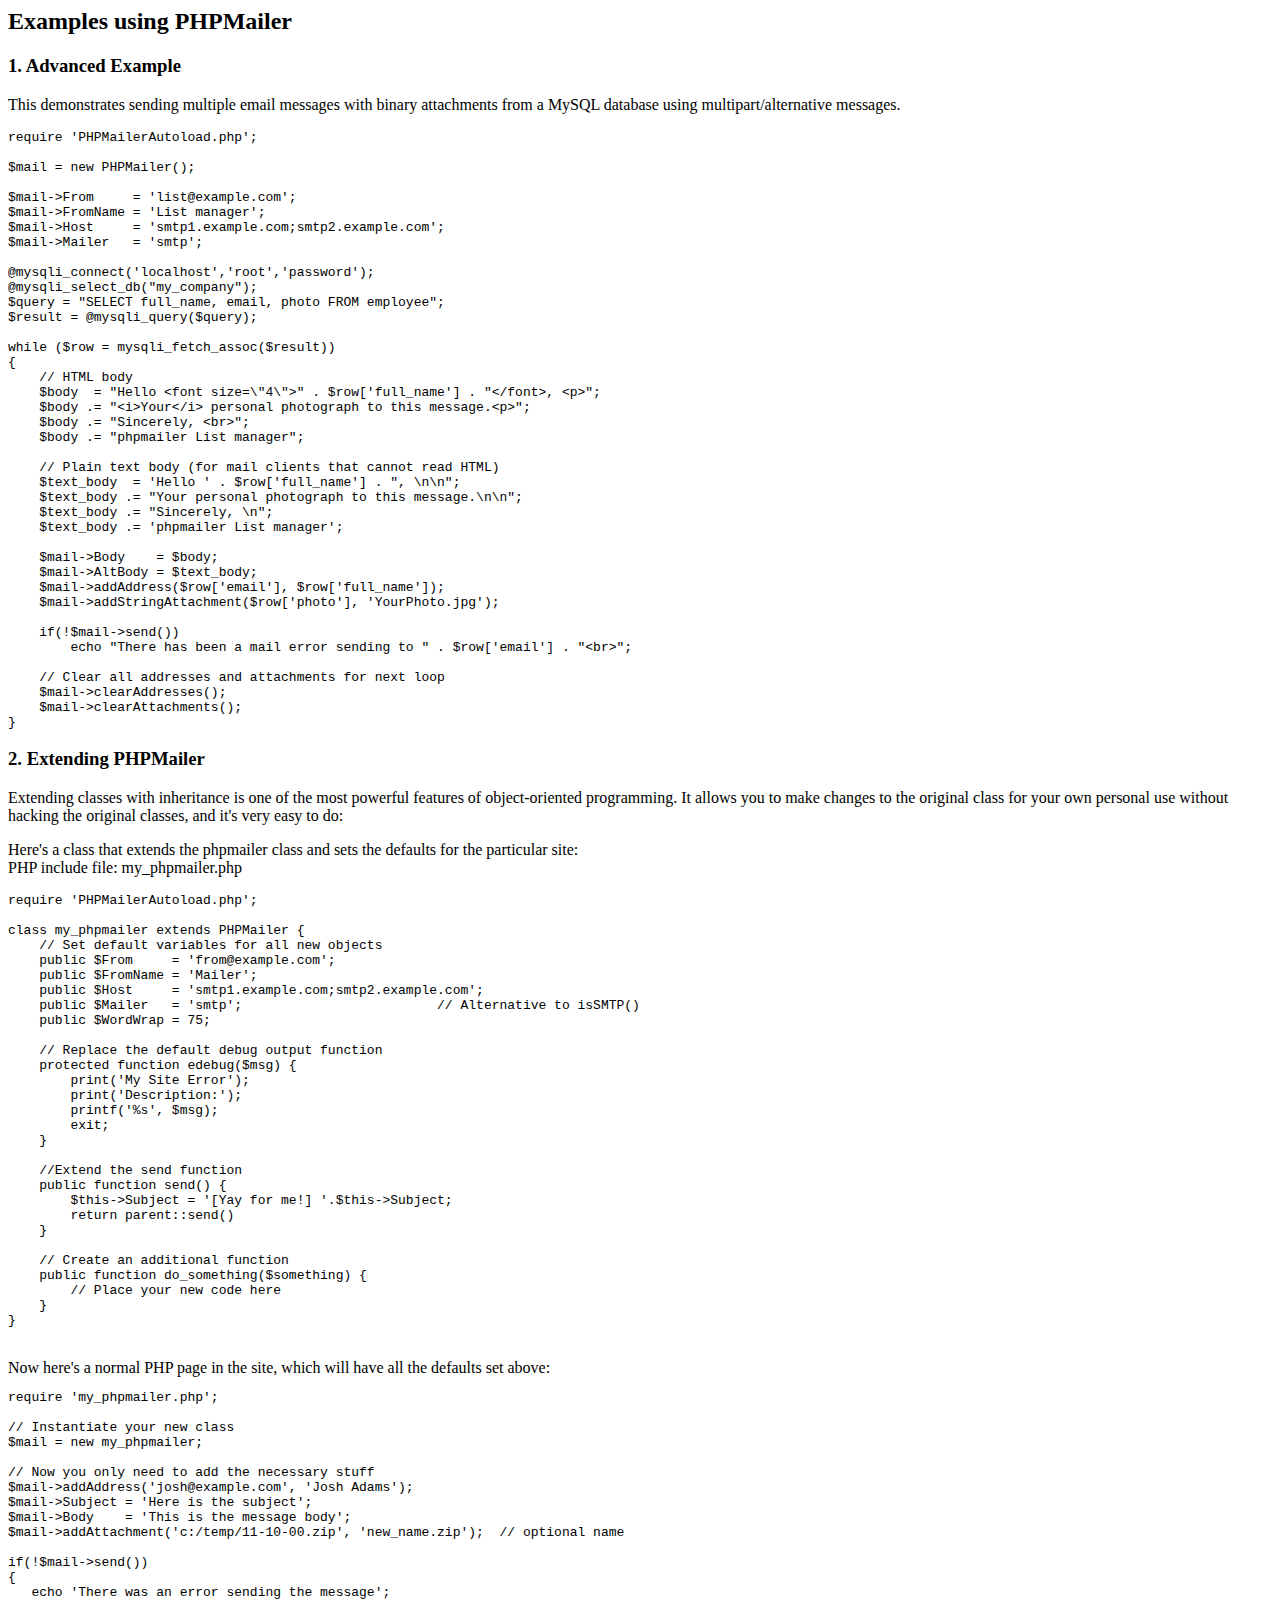
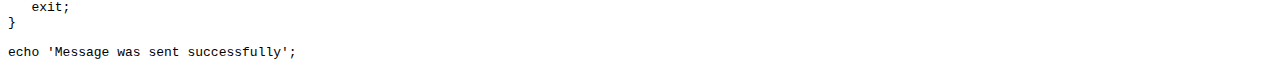
<file: PHPMailer/docs/extending.html>
<html>
<head>
<title>Examples using phpmailer</title>
</head>

<body>

<h2>Examples using PHPMailer</h2>

<h3>1. Advanced Example</h3>
<p>

This demonstrates sending multiple email messages with binary attachments
from a MySQL database using multipart/alternative messages.<p>

<pre>
require 'PHPMailerAutoload.php';

$mail = new PHPMailer();

$mail->From     = 'list@example.com';
$mail->FromName = 'List manager';
$mail->Host     = 'smtp1.example.com;smtp2.example.com';
$mail->Mailer   = 'smtp';

@mysqli_connect('localhost','root','password');
@mysqli_select_db("my_company");
$query = "SELECT full_name, email, photo FROM employee";
$result = @mysqli_query($query);

while ($row = mysqli_fetch_assoc($result))
{
    // HTML body
    $body  = "Hello &lt;font size=\"4\"&gt;" . $row['full_name'] . "&lt;/font&gt;, &lt;p&gt;";
    $body .= "&lt;i&gt;Your&lt;/i&gt; personal photograph to this message.&lt;p&gt;";
    $body .= "Sincerely, &lt;br&gt;";
    $body .= "phpmailer List manager";

    // Plain text body (for mail clients that cannot read HTML)
    $text_body  = 'Hello ' . $row['full_name'] . ", \n\n";
    $text_body .= "Your personal photograph to this message.\n\n";
    $text_body .= "Sincerely, \n";
    $text_body .= 'phpmailer List manager';

    $mail->Body    = $body;
    $mail->AltBody = $text_body;
    $mail->addAddress($row['email'], $row['full_name']);
    $mail->addStringAttachment($row['photo'], 'YourPhoto.jpg');

    if(!$mail->send())
        echo "There has been a mail error sending to " . $row['email'] . "&lt;br&gt;";

    // Clear all addresses and attachments for next loop
    $mail->clearAddresses();
    $mail->clearAttachments();
}
</pre>
<p>

<h3>2. Extending PHPMailer</h3>
<p>

Extending classes with inheritance is one of the most
powerful features of object-oriented programming. It allows you to make changes to the
original class for your own personal use without hacking the original
classes, and it's very easy to do:

<p>
Here's a class that extends the phpmailer class and sets the defaults
for the particular site:<br>
PHP include file: my_phpmailer.php
<p>

<pre>
require 'PHPMailerAutoload.php';

class my_phpmailer extends PHPMailer {
    // Set default variables for all new objects
    public $From     = 'from@example.com';
    public $FromName = 'Mailer';
    public $Host     = 'smtp1.example.com;smtp2.example.com';
    public $Mailer   = 'smtp';                         // Alternative to isSMTP()
    public $WordWrap = 75;

    // Replace the default debug output function
    protected function edebug($msg) {
        print('My Site Error');
        print('Description:');
        printf('%s', $msg);
        exit;
    }

    //Extend the send function
    public function send() {
        $this->Subject = '[Yay for me!] '.$this->Subject;
        return parent::send()
    }

    // Create an additional function
    public function do_something($something) {
        // Place your new code here
    }
}
</pre>
<br>
Now here's a normal PHP page in the site, which will have all the defaults set above:<br>

<pre>
require 'my_phpmailer.php';

// Instantiate your new class
$mail = new my_phpmailer;

// Now you only need to add the necessary stuff
$mail->addAddress('josh@example.com', 'Josh Adams');
$mail->Subject = 'Here is the subject';
$mail->Body    = 'This is the message body';
$mail->addAttachment('c:/temp/11-10-00.zip', 'new_name.zip');  // optional name

if(!$mail->send())
{
   echo 'There was an error sending the message';
   exit;
}

echo 'Message was sent successfully';
</pre>
</body>
</html>
</file>
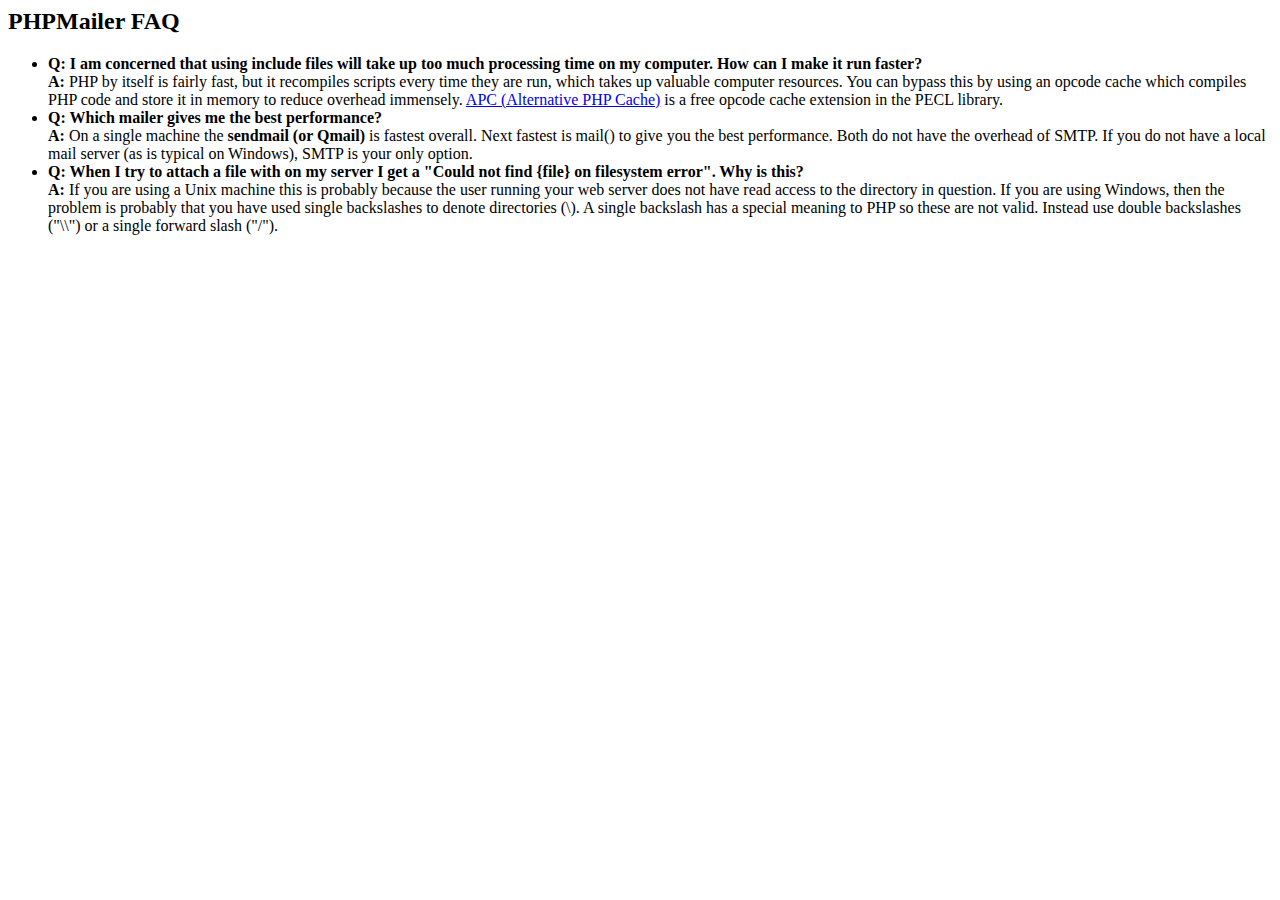
<file: PHPMailer/docs/faq.html>
﻿<html>
<head>
<title>PHPMailer FAQ</title>
</head>
<body>
<h2>PHPMailer FAQ</h2>
<ul>
    <li><strong>Q: I am concerned that using include files will take up too much
    processing time on my computer. How can I make it run faster?</strong><br>
    <strong>A:</strong> PHP by itself is fairly fast, but it recompiles scripts every time they are run, which takes up valuable
    computer resources. You can bypass this by using an opcode cache which compiles
    PHP code and store it in memory to reduce overhead immensely. <a href="http://www.php.net/apc/">APC
    (Alternative PHP Cache)</a> is a free opcode cache extension in the PECL library.</li>
    <li><strong>Q: Which mailer gives me the best performance?</strong><br>
    <strong>A:</strong> On a single machine the <strong>sendmail (or Qmail)</strong> is fastest overall.
    Next fastest is mail() to give you the best performance. Both do not have the overhead of SMTP.
    If you do not have a local mail server (as is typical on Windows), SMTP is your only option.</li>
    <li><strong>Q: When I try to attach a file with on my server I get a
    "Could not find {file} on filesystem error". Why is this?</strong><br>
    <strong>A:</strong> If you are using a Unix machine this is probably because the user
    running your web server does not have read access to the directory in question. If you are using Windows,
    then the problem is probably that you have used single backslashes to denote directories (\).
    A single backslash has a special meaning to PHP so these are not
    valid. Instead use double backslashes ("\\") or a single forward
    slash ("/").</li>
</ul>
</body>
</html>
</file>
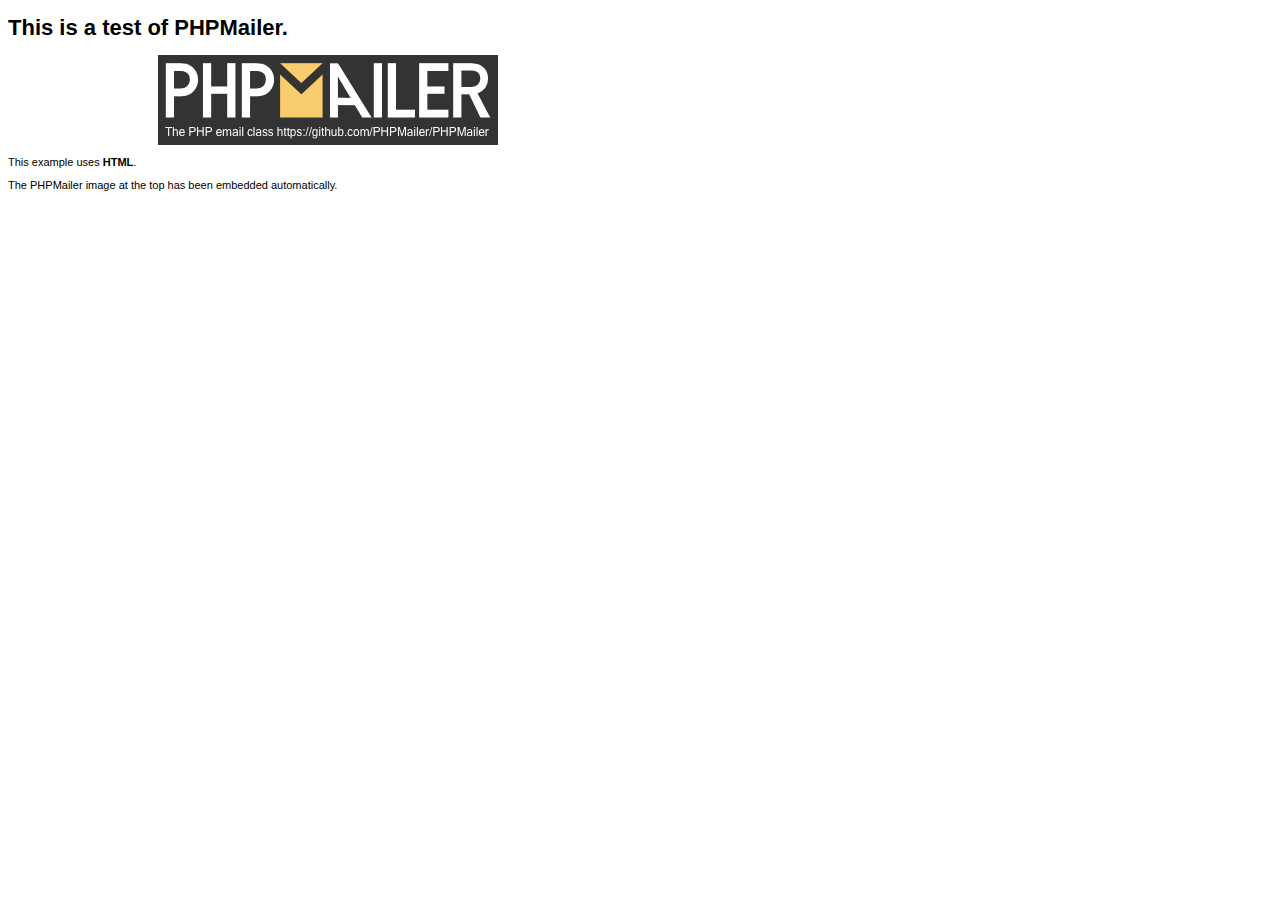
<file: PHPMailer/examples/contents.html>
<!DOCTYPE HTML PUBLIC "-//W3C//DTD HTML 4.01 Transitional//EN" "http://www.w3.org/TR/html4/loose.dtd">
<html>
<head>
  <meta http-equiv="Content-Type" content="text/html; charset=utf-8">
  <title>PHPMailer Test</title>
</head>
<body>
  <div style="width: 640px; font-family: Arial, Helvetica, sans-serif; font-size: 11px;">
    <h1>This is a test of PHPMailer.</h1>
    <div align="center">
      <a href="https://github.com/PHPMailer/PHPMailer/"><img src="images/phpmailer.png" height="90" width="340" alt="PHPMailer rocks"></a>
    </div>
    <p>This example uses <strong>HTML</strong>.</p>
    <p>The PHPMailer image at the top has been embedded automatically.</p>
  </div>
</body>
</html>
</file>
<file: css/style.css>
html{line-height:1.15;-webkit-text-size-adjust:100%}body{margin:0}main{display:block}h1{font-size:2em;margin:.67em 0}hr{box-sizing:content-box;height:0;overflow:visible}pre{font-family:monospace,monospace;font-size:1em}a{background-color:transparent}abbr[title]{border-bottom:none;text-decoration:underline;text-decoration:underline dotted}b,strong{font-weight:bolder}code,kbd,samp{font-family:monospace,monospace;font-size:1em}small{font-size:80%}sub,sup{font-size:75%;line-height:0;position:relative;vertical-align:baseline}sub{bottom:-.25em}sup{top:-.5em}img{border-style:none}button,input,optgroup,select,textarea{font-family:inherit;font-size:100%;line-height:1.15;margin:0}button,input{overflow:visible}button,select{text-transform:none}button,[type="button"],[type="reset"],[type="submit"]{-webkit-appearance:button}button::-moz-focus-inner,[type="button"]::-moz-focus-inner,[type="reset"]::-moz-focus-inner,[type="submit"]::-moz-focus-inner{border-style:none;padding:0}button:-moz-focusring,[type="button"]:-moz-focusring,[type="reset"]:-moz-focusring,[type="submit"]:-moz-focusring{outline:1px dotted ButtonText}fieldset{padding:.35em .75em .625em}legend{box-sizing:border-box;color:inherit;display:table;max-width:100%;padding:0;white-space:normal}progress{vertical-align:baseline}textarea{overflow:auto}[type="checkbox"],[type="radio"]{box-sizing:border-box;padding:0}[type="number"]::-webkit-inner-spin-button,[type="number"]::-webkit-outer-spin-button{height:auto}[type="search"]{-webkit-appearance:textfield;outline-offset:-2px}[type="search"]::-webkit-search-decoration{-webkit-appearance:none}::-webkit-file-upload-button{-webkit-appearance:button;font:inherit}details{display:block}summary{display:list-item}template{display:none}[hidden]{display:none}a{text-decoration:none}ol,ul{list-style:none}html,body,div,span,iframe,h1,h2,h3,h4,h5,h6,p,blockquote,a,em,img,dl,dt,dd,ol,ul,li,fieldset,form,label,legend,article,footer,header,nav,section,main{margin:0;padding:0;border:0;vertical-align:baseline}h1,h2,h3,h4,h5,h6,p,a,ul{font-size:1em;font-weight:400}*,:before,:after{-webkit-box-sizing:border-box;-moz-box-sizing:border-box;box-sizing:border-box}.container{width:960px;margin:0 auto;padding:0;position:relative}.container:after,.container:before{content:" ";display:table}.container:after{clear:both}.grid-1,.grid-2,.grid-3,.grid-4,.grid-5,.grid-6,.grid-7,.grid-8,.grid-9,.grid-10,.grid-11,.grid-12,.grid-13,.grid-14,.grid-15,.grid-16,.grid-1-3{float:left;margin-left:10px;margin-right:10px}.grid-1{width:40px}.grid-2{width:100px}.grid-3{width:160px}.grid-4{width:220px}.grid-5{width:280px}.grid-6{width:340px}.grid-7{width:400px}.grid-8{width:460px}.grid-9{width:520px}.grid-10{width:580px}.grid-11{width:640px}.grid-12{width:700px}.grid-13{width:760px}.grid-14{width:820px}.grid-15{width:880px}.grid-16{width:940px}.grid-1-3{width:300px}@media only screen and (min-width: 768px) and (max-width: 959px){.container{width:768px}.grid-1{width:28px}.grid-2{width:76px}.grid-3{width:124px}.grid-4{width:172px}.grid-5{width:220px}.grid-6{width:268px}.grid-7{width:316px}.grid-8{width:364px}.grid-9{width:412px}.grid-10{width:460px}.grid-11{width:508px}.grid-12{width:556px}.grid-13{width:604px}.grid-14{width:652px}.grid-15{width:700px}.grid-16{width:748px}.grid-1-3{width:236px}}@media only screen and (max-width: 767px){.container{width:300px}.grid-1,.grid-2,.grid-3,.grid-4,.grid-5,.grid-6,.grid-7,.grid-8,.grid-9,.grid-10,.grid-11,.grid-12,.grid-13,.grid-14,.grid-15,.grid-16,.grid-1-3{width:300px;margin:0 0 20px;float:none}}body{font-family:Arial,Helvetica,sans-serif}p{font-family:'Georgia','Times New Roman','serif';font-size:14px;line-height:20px}img{display:block;max-width:100%}.formphp label.nao-aparece,.formphp input.nao-aparece{display:none!important}#form-erro span,#form-send span{font-size:18px;line-height:25px;margin-bottom:10px;display:block}#form-send{color:#31aa39}#form-erro{color:#f64540}.btn{border:3px solid #fec63e;color:#fec63e;padding:10px 30px;font-size:14px;line-height:20px;text-transform:uppercase;letter-spacing:.1em;font-weight:700;transition:all .4s ease}.btn:hover{color:#fff;border-color:#fff}.btn.btn-preto:hover{color:#000;border-color:#000}.subtitulo{font-size:24px;line-height:30px;font-weight:700;letter-spacing:.1em;color:#000;text-transform:uppercase;text-align:center;margin-bottom:30px}.subtitulo:after{content:"";display:block;width:60px;height:3px;background:#000;margin:8px auto}.header{position:fixed;top:0;width:100%;background:#fec63e;padding:15px 0;z-index:10}.header_menu{text-align:right}.header_menu ul li{display:inline-block;margin-left:25px;margin-top:20px}.header_menu ul li a{color:#000;font-weight:700;text-transform:uppercase;letter-spacing:.1em;font-size:14px;line-height:20px;padding:10px 0;transition:all .3s ease}.header_menu ul li a:hover{color:#fff}.header_menu ul li a.menu_ativo{color:#fff}.introducao{width:100%;height:380px;background:url(../img/bg.jpg) no-repeat center;background-size:cover;margin-top:92px;text-align:center;padding-top:100px}.introducao h1{font-size:48px;color:#fff;font-weight:700;text-transform:uppercase}.quote-externo{max-width:360px;margin:0 auto;color:#fff;margin-bottom:40px}.quote-externo p{font-style:italic}.quote-externo p:before,.quote-externo p:after{content:"";display:block;width:60px;height:3px;background:#fff;margin:14px auto 10px}.quote-externo cite{font-weight:700;font-size:14px;letter-spacing:.1em}.introducao-interna{width:100%;margin-top:92px;height:160px;text-align:center;color:#fff;padding-top:40px}.introducao-interna h1{font-size:36px;font-weight:700;text-transform:uppercase}.introducao-interna h1:after{content:"";display:block;width:60px;height:3px;background:#fff;margin:6px auto 10px}.subtitulo-interno{font-size:24px;line-height:30px;font-weight:700;letter-spacing:.1em;color:#000;text-transform:uppercase;margin-bottom:20px}.subtitulo-interno:after{content:"";display:block;width:60px;height:3px;background:#000;margin:8px 0}.produtos{padding:60px 0}.produtos_lista li{background:#ebb73e;text-align:center}.produtos_lista li h3{font-weight:700;font-size:18px;line-height:25px;text-transform:uppercase;letter-spacing:.1em;margin-top:10px}.produtos_lista li h3:after{content:"";display:block;width:60px;height:3px;background:#000;margin:2px auto}.produtos_lista li p{padding:10px 20px 20px}.produtos_icone{background:#000;padding:40px 0 20px 40px}.call{padding:40px;text-align:center;clear:both}.call p{padding-bottom:20px}.portfolio{width:100%;background:#000;padding:40px 0}.portfolio .subtitulo{color:#fec63e}.portfolio .subtitulo:after{background:#fec63e}.portfolio_lista li:last-child{margin-top:20px}.portfolio .call p{color:#fff}.qualidade{padding:60px 0}.qualidade:after{content:"";width:634px;height:83px;display:block;position:absolute;background:url(../img/qualidade/linhas-qualidade.png) no-repeat center;top:198px;right:162px;z-index:-1}.qualidade_lista{padding-top:20px;overflow:auto}.qualidade img{margin:0 auto}.qualidade_lista li{text-align:center;padding:0 40px}.qualidade_lista li h3{font-weight:700;font-size:18px;line-height:25px;text-transform:uppercase;letter-spacing:.1em;margin-top:10px}.qualidade_lista li h3:after{content:"";display:block;width:60px;height:3px;background:#000;margin:6px auto}.quebra{width:100%;height:220px;background:url(../img/bg-footer.jpg) no-repeat center;background-size:cover;text-align:center;padding-top:40px}.quebra .quote-externo{max-width:400px}.footer{width:100%;background:#000;color:#fff;padding:20px 0}.footer h3{font-size:18px;line-height:25px;color:#fec63e;text-transform:uppercase;letter-spacing:.1em;font-weight:700}.footer h3:after{content:"";display:block;width:60px;height:3px;background:#fec63e;margin:6px 0 12px}.footer_historia{padding-right:40px}.footer_contato ul li{font-family:'Georgia','Times New Roman','serif';font-size:14px;line-height:20px}.footer_redes ul li{display:inline-block}.footer_redes ul li a{padding:0 3px;display:block}.copy{width:100%;background:#fec63e;padding:20px 0;color:#000;margin-top:20px}.interna_sobre{background:url(../img/bg-sobre.png) no-repeat center}.missao_sobre{padding-top:60px}.missao_sobre p{font-size:18px;line-height:25px;margin-bottom:20px;padding-right:60px}.missao_sobre ul li{font-family:'Georgia',"Times New Roman","serif";font-size:18px;line-height:30px}.foto-equipe{padding-top:20px}.interna_produtos{background:url(../img/bg-produtos.jpg) no-repeat center;background-size:cover}.produto_item{padding-top:60px}.produto_item h2{font-size:36px;text-transform:uppercase;letter-spacing:.1em;font-weight:700;position:relative;top:-170px;text-align:center;color:#fff;margin-bottom:-56px}.produto_item h2:after,.produto_item h2:before{content:"";display:block;width:60px;height:3px;background:#fff;margin:8px auto}.produto_icone{background:#000;padding:70px 0}.produto_icone img{margin:0 auto}.produto_info{background:#000}.produto_info p{color:#fff;font-size:18px;line-height:25px;height:180px;padding:30px 40px}.produto_info ul li{background:#fec63e;text-transform:uppercase;font-size:18px;line-height:20px;font-weight:700;float:left;width:229px;height:49px;padding-top:16px;text-align:center}.produto_info ul li:nth-child(1),.produto_info ul li:nth-child(2){margin-bottom:2px}.produto_info ul li:nth-child(even){margin-left:2px}.orcamento{background:#000;width:100%;margin-top:60px;padding:40px 0}.orcamento h2{color:#fec63e}.orcamento h2:after{background:#fec63e}.form{padding-right:60px}.form label{display:block;color:#fff;font-family:Georgia,"Times New Roman",serif;font-size:18px;line-height:25px;margin-bottom:4px}.form input{display:block;width:100%;border:4px solid #fec63e;background:none;color:#fff;font-family:Georgia,"Times New Roman",serif;font-size:14px;margin-bottom:10px;padding:5px 10px;outline:none}.form textarea{display:block;width:100%;height:120px;border:4px solid #fec63e;background:none;color:#fff;font-family:Georgia,"Times New Roman",serif;font-size:14px;margin-bottom:10px;padding:5px 10px;outline:none}.form button{background:none;padding:7px 40px}.orcamento_dados{color:#fff}.orcamento_dados h3{font-size:18px;line-height:25px;text-transform:uppercase;color:#fec63e;font-weight:700}.orcamento_dados span{display:block;font-size:18px;line-height:30px;font-family:Georgia,"Times New Roman",serif}.dados_email{margin-bottom:40px}.orcamento_dados ul{padding-right:60px}.orcamento_dados ul li{font-family:Georgia,"Times New Roman",serif;font-size:14px;padding:10px 15px}.orcamento_dados ul li:nth-child(odd){background:#1d1d1d}.orcamento_dados p{margin:8px 0}.interna_portfolio{background:url(../img/bg-portfolio.jpg) no-repeat center;background-size:cover}.quote_clientes{padding:60px 0;max-width:460px;margin:0 auto}.quote_clientes p{text-align:center;font-family:Georgia,"Times New Roman",serif;font-size:18px;line-height:25px;font-style:italic;margin-bottom:20px}.quote_clientes cite{font-size:18px;font-weight:700;text-align:right;float:right;font-style:normal}.interna_contato{background:url(../img/bg-contato.jpg) no-repeat center;background-size:cover}.contato{padding:40px 0}.contato_form{padding-right:60px}.contato_form label{display:block;font-family:Georgia,"Times New Roman",serif;font-size:18px;line-height:25px;margin-bottom:4px}.contato_form input{display:block;width:100%;border:4px solid #fec63e;background:none;font-family:Georgia,"Times New Roman",serif;font-size:14px;margin-bottom:10px;padding:5px 10px;outline:none}.contato_form textarea{display:block;width:100%;height:120px;border:4px solid #fec63e;background:none;font-family:Georgia,"Times New Roman",serif;font-size:14px;margin-bottom:10px;padding:5px 10px;outline:none}.contato button{background:#fff;padding:7px 40px}.contato_dados{color:#000}.contato_dados h3{font-size:18px;line-height:25px;text-transform:uppercase;color:#fec63e;font-weight:700}.contato_dados span{display:block;font-size:18px;line-height:30px;font-family:Georgia,"Times New Roman",serif}.contato_dados span:nth-of-type(even){margin-bottom:30px}.contato_dados ul{margin-top:10px}.contato_dados ul li{display:inline-block;margin-right:10px}.contato_dados ul li a{border:3px #fec63e;display:block;padding:10px}.contato_dados ul li a:hover{border-color:#000}.contato_mapa{margin-bottom:40px}@media only screen and (min-width: 768px) and (max-width: 959px){.qualidade:after{top:200px;right:66px}.qualidade_lista li{padding:0 20px}.produtos_icone img{padding-right:40px}.produto_item h2{top:-150px;margin-bottom:-56px}.produto_icone{padding:42px 0}.produto_info p{font-size:14px;line-height:20px;height:122px;padding:20px 30px}.produto_info ul li{width:181px}.footer_redes ul li a{display:block;padding:2px}.footer_redes ul li a img{width:35px;height:35px}}@media only screen and (max-width: 767px){.header{position:relative;padding-bottom:0}.header img{margin:0 auto 10px}.header_menu{text-align:center}.header_menu ul li{margin:5px}.header_menu ul li a{border:4px solid #000;width:136px;display:block;float:left}.header_menu ul li a:hover{border-color:#fff}.header_menu ul li a.menu_ativo{border-color:#fff}.introducao h1{font-size:36px}.introducao{margin-top:0;padding-top:60px;background:url(../img/bg-introducao-mobile.jpg) no-repeat center;background-size:cover}.introducao-interna{margin-top:0}.call{padding-top:10px}.qualidade:after{display:none}.missao_sobre p{padding-right:0;font-size:14px;line-height:25px}.missao_sobre ul li{font-size:14px;line-height:25px}.produto_item h2{font-size:25px;top:-100px;margin-bottom:-68px}.produto_info p{height:auto;padding:20px 30px}.produto_info ul li{width:149px;height:49px;padding-top:14px;font-size:14px;line-height:20px}.form{padding:0}.orcamento_dados ul{padding-right:0}.contato_form{padding-right:0}}
</file>
